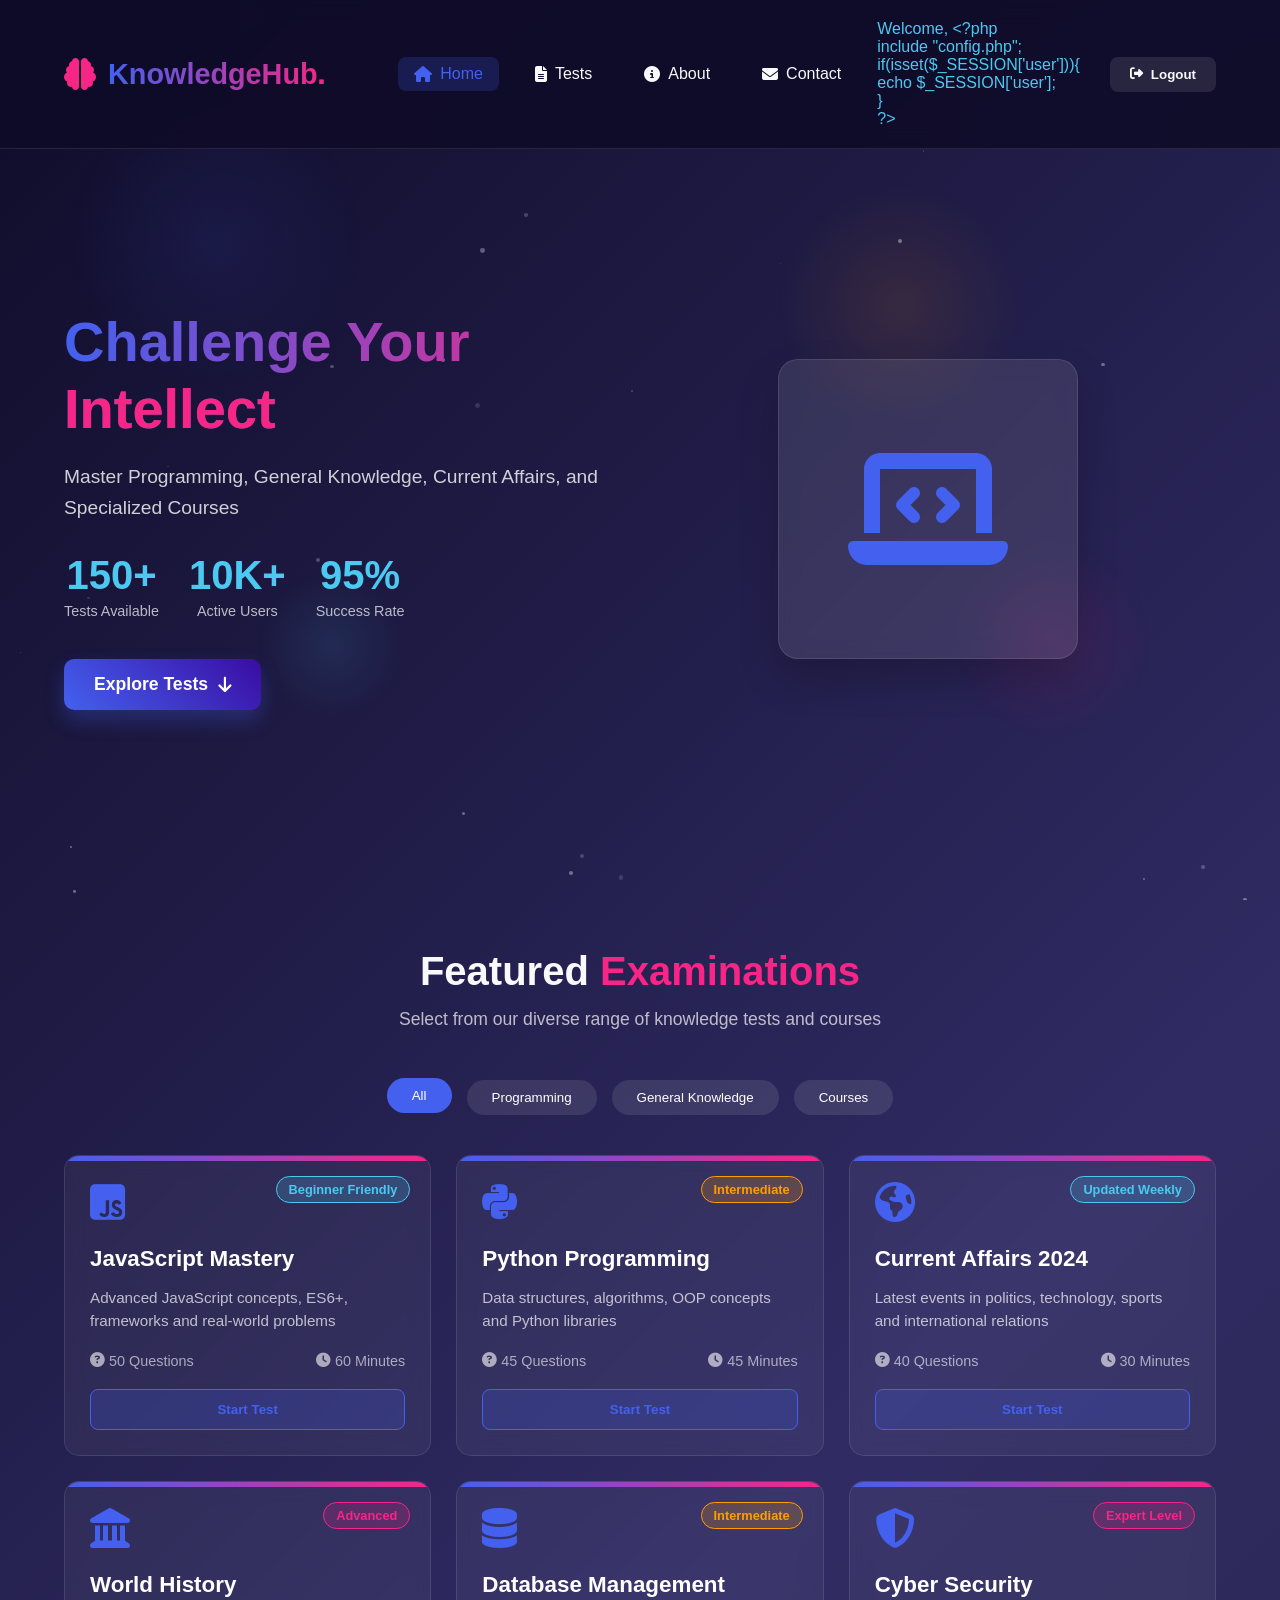
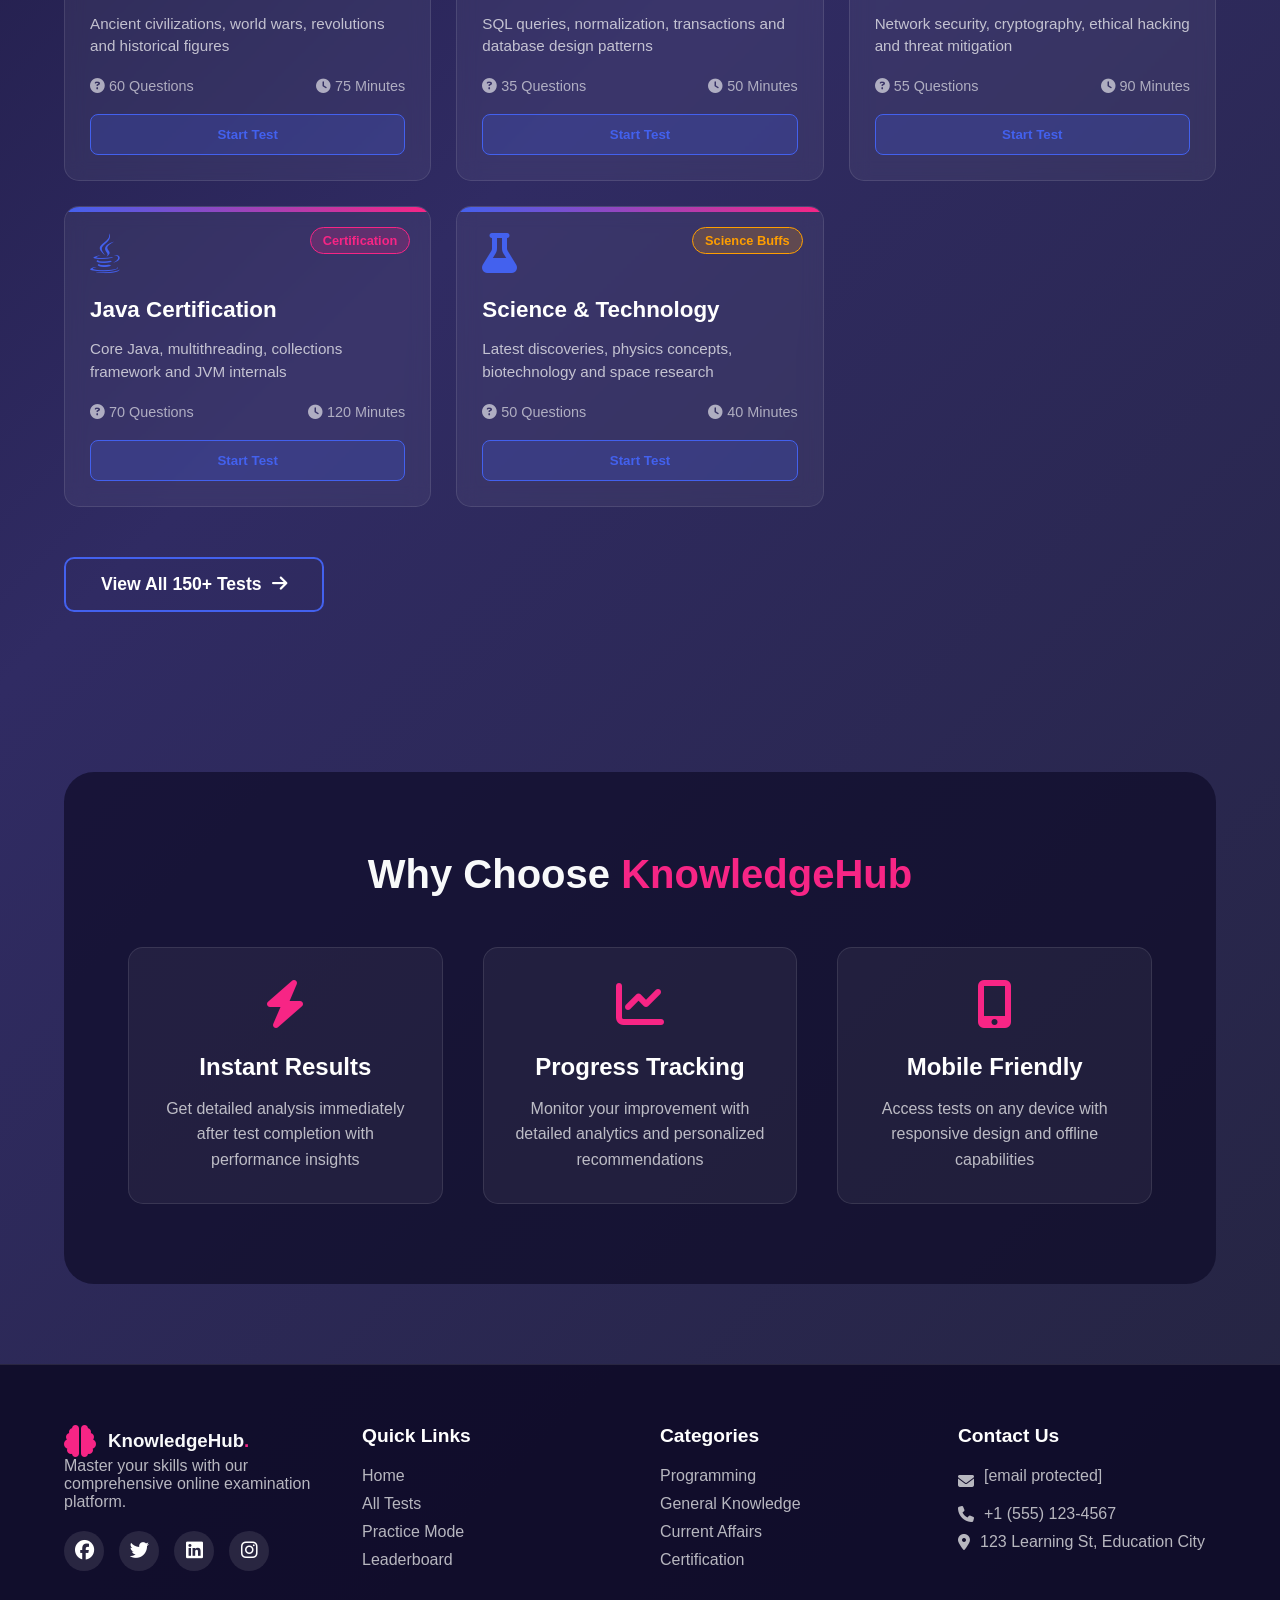
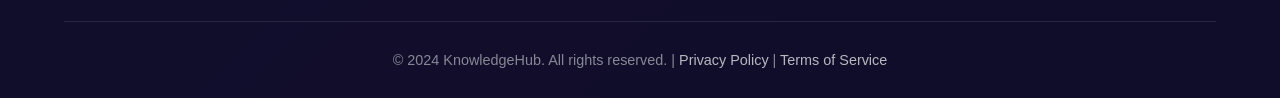
<file: index.html>
<!DOCTYPE html>
<html lang="en">
<head>
    <meta charset="UTF-8">
    <meta name="viewport" content="width=device-width, initial-scale=1.0">
    <title>KnowledgeHub - Online Examination</title>
    <link rel="stylesheet" href="css/style.css">
    <link rel="stylesheet" href="https://cdnjs.cloudflare.com/ajax/libs/font-awesome/6.4.0/css/all.min.css">
</head>
<body>
    <!-- Animated Background Elements -->
    <div class="bg-animation">
        <div class="floating-shape shape1"></div>
        <div class="floating-shape shape2"></div>
        <div class="floating-shape shape3"></div>
        <div class="floating-shape shape4"></div>
        <div class="particles-container"></div>
    </div>

    <header>
        <div class="logo-container">
            <i class="fas fa-brain logo-icon"></i>
            <h2>KnowledgeHub<span class="logo-dot">.</span></h2>
        </div>
        <nav>
            <a href="#" class="nav-link active"><i class="fas fa-home"></i> Home</a>
            <a href="tests.html" class="nav-link"><i class="fas fa-file-alt"></i> Tests</a>
            <a href="about.html" class="nav-link"><i class="fas fa-info-circle"></i> About</a>
            <a href="contact.html" class="nav-link"><i class="fas fa-envelope"></i> Contact</a>
            <span id="user" class="user-welcome"></span>
            <button class="btn btn-login" onclick="openLogin()"><i class="fas fa-sign-in-alt"></i> Login</button>
            <button class="btn btn-register" onclick="openRegister()"><i class="fas fa-user-plus"></i> Register</button>
            <button class="btn btn-logout" onclick="logout()" id="logoutBtn" style="display:none;"><i class="fas fa-sign-out-alt"></i> Logout</button>
        </nav>
        <div class="mobile-menu-btn">
            <i class="fas fa-bars"></i>
        </div>
    </header>

    <section class="hero">
        <div class="hero-content">
            <h1 class="hero-title animate-text">Challenge Your <span class="highlight">Intellect</span></h1>
            <p class="hero-subtitle">Master Programming, General Knowledge, Current Affairs, and Specialized Courses</p>
            <div class="stats-container">
                <div class="stat">
                    <h3>150+</h3>
                    <p>Tests Available</p>
                </div>
                <div class="stat">
                    <h3>10K+</h3>
                    <p>Active Users</p>
                </div>
                <div class="stat">
                    <h3>95%</h3>
                    <p>Success Rate</p>
                </div>
            </div>
            <button class="btn-hero" onclick="scrollToTests()">Explore Tests <i class="fas fa-arrow-down"></i></button>
        </div>
        <div class="hero-visual">
            <div class="floating-card">
                <i class="fas fa-laptop-code"></i>
            </div>
        </div>
    </section>

    <section class="tests-section" id="testsSection">
        <h2 class="section-title">Featured <span class="highlight">Examinations</span></h2>
        <p class="section-subtitle">Select from our diverse range of knowledge tests and courses</p>
        
        <div class="category-filter">
            <button class="filter-btn active" onclick="filterTests('all')">All</button>
            <button class="filter-btn" onclick="filterTests('programming')">Programming</button>
            <button class="filter-btn" onclick="filterTests('gk')">General Knowledge</button>
            <button class="filter-btn" onclick="filterTests('courses')">Courses</button>
        </div>
        
        <div class="tests-grid">
            <div class="test-card" data-category="programming">
                <div class="card-icon">
                    <i class="fab fa-js-square"></i>
                </div>
                <h3>JavaScript Mastery</h3>
                <p>Advanced JavaScript concepts, ES6+, frameworks and real-world problems</p>
                <div class="card-meta">
                    <span><i class="fas fa-question-circle"></i> 50 Questions</span>
                    <span><i class="fas fa-clock"></i> 60 Minutes</span>
                </div>
                <button class="card-btn" onclick="startTest(1, 'JavaScript Mastery')">Start Test</button>
                <div class="difficulty easy">Beginner Friendly</div>
            </div>
            
            <div class="test-card" data-category="programming">
                <div class="card-icon">
                    <i class="fab fa-python"></i>
                </div>
                <h3>Python Programming</h3>
                <p>Data structures, algorithms, OOP concepts and Python libraries</p>
                <div class="card-meta">
                    <span><i class="fas fa-question-circle"></i> 45 Questions</span>
                    <span><i class="fas fa-clock"></i> 45 Minutes</span>
                </div>
                <button class="card-btn" onclick="startTest(2, 'Python Programming')">Start Test</button>
                <div class="difficulty intermediate">Intermediate</div>
            </div>
            
            <div class="test-card" data-category="gk">
                <div class="card-icon">
                    <i class="fas fa-globe-americas"></i>
                </div>
                <h3>Current Affairs 2024</h3>
                <p>Latest events in politics, technology, sports and international relations</p>
                <div class="card-meta">
                    <span><i class="fas fa-question-circle"></i> 40 Questions</span>
                    <span><i class="fas fa-clock"></i> 30 Minutes</span>
                </div>
                <button class="card-btn" onclick="startTest(3, 'Current Affairs 2024')">Start Test</button>
                <div class="difficulty easy">Updated Weekly</div>
            </div>
            
            <div class="test-card" data-category="gk">
                <div class="card-icon">
                    <i class="fas fa-landmark"></i>
                </div>
                <h3>World History</h3>
                <p>Ancient civilizations, world wars, revolutions and historical figures</p>
                <div class="card-meta">
                    <span><i class="fas fa-question-circle"></i> 60 Questions</span>
                    <span><i class="fas fa-clock"></i> 75 Minutes</span>
                </div>
                <button class="card-btn" onclick="startTest(4,'World History')">Start Test</button>
                <div class="difficulty advanced">Advanced</div>
            </div>
            
            <div class="test-card" data-category="courses">
                <div class="card-icon">
                    <i class="fas fa-database"></i>
                </div>
                <h3>Database Management</h3>
                <p>SQL queries, normalization, transactions and database design patterns</p>
                <div class="card-meta">
                    <span><i class="fas fa-question-circle"></i> 35 Questions</span>
                    <span><i class="fas fa-clock"></i> 50 Minutes</span>
                </div>
                <button class="card-btn" onclick="startTest(5,'Database Management')">Start Test</button>
                
                <div class="difficulty intermediate">Intermediate</div>
            </div>
            
            <div class="test-card" data-category="courses">
                <div class="card-icon">
                    <i class="fas fa-shield-alt"></i>
                </div>
                <h3>Cyber Security</h3>
                <p>Network security, cryptography, ethical hacking and threat mitigation</p>
                <div class="card-meta">
                    <span><i class="fas fa-question-circle"></i> 55 Questions</span>
                    <span><i class="fas fa-clock"></i> 90 Minutes</span>
                </div>
                <button class="card-btn" onclick="startTest(6,'cyber Security')">Start Test</button>
                <div class="difficulty advanced">Expert Level</div>
            </div>
            
            <div class="test-card" data-category="programming">
                <div class="card-icon">
                    <i class="fab fa-java"></i>
                </div>
                <h3>Java Certification</h3>
                <p>Core Java, multithreading, collections framework and JVM internals</p>
                <div class="card-meta">
                    <span><i class="fas fa-question-circle"></i> 70 Questions</span>
                    <span><i class="fas fa-clock"></i> 120 Minutes</span>
                </div>
                <button class="card-btn" onclick="startTest(7,'Java Certification')">Start Test</button>
                <div class="difficulty advanced">Certification</div>
            </div>
            
            <div class="test-card" data-category="gk">
                <div class="card-icon">
                    <i class="fas fa-flask"></i>
                </div>
                <h3>Science & Technology</h3>
                <p>Latest discoveries, physics concepts, biotechnology and space research</p>
                <div class="card-meta">
                    <span><i class="fas fa-question-circle"></i> 50 Questions</span>
                    <span><i class="fas fa-clock"></i> 40 Minutes</span>
                </div>
                <button class="card-btn" onclick="startTest(8,'Science & Technology')">Start Test</button>
                <div class="difficulty intermediate">Science Buffs</div>
            </div>
        </div>
        
        <button class="view-all-btn" onclick="window.location.href='tests.html'">
            View All 150+ Tests <i class="fas fa-arrow-right"></i>
        </button>
    </section>

    <section class="features">
        <h2 class="section-title">Why Choose <span class="highlight">KnowledgeHub</span></h2>
        <div class="features-grid">
            <div class="feature-card">
                <div class="feature-icon">
                    <i class="fas fa-bolt"></i>
                </div>
                <h3>Instant Results</h3>
                <p>Get detailed analysis immediately after test completion with performance insights</p>
            </div>
            <div class="feature-card">
                <div class="feature-icon">
                    <i class="fas fa-chart-line"></i>
                </div>
                <h3>Progress Tracking</h3>
                <p>Monitor your improvement with detailed analytics and personalized recommendations</p>
            </div>
            <div class="feature-card">
                <div class="feature-icon">
                    <i class="fas fa-mobile-alt"></i>
                </div>
                <h3>Mobile Friendly</h3>
                <p>Access tests on any device with responsive design and offline capabilities</p>
            </div>
        </div>
    </section>
    

    <!-- LOGIN POPUP -->
    <div class="popup-overlay" id="loginOverlay">
        <div class="popup-container" id="login">
            <div class="popup-header">
                <h3><i class="fas fa-sign-in-alt"></i> Login to KnowledgeHub</h3>
                <button class="close-popup" onclick="closeAll()">&times;</button>
            </div>
            <div class="popup-body">
                <div class="input-group">
                    <i class="fas fa-envelope"></i>
                    <input type="email" id="lemail" placeholder="Email Address" required>
                </div>
                <div class="input-group">
                    <i class="fas fa-lock"></i>
                    <input type="password" id="lpass" placeholder="Password" required>
                    <i class="fas fa-eye toggle-password" onclick="togglePassword('lpass')"></i>
                </div>
                <div class="popup-options">
                    <label>
                        <input type="checkbox"> Remember me
                    </label>
                    <a href="#" class="forgot-link">Forgot Password?</a>
                </div>
                <button class="popup-btn primary-btn" onclick="login()">Login Now</button>
                <div class="popup-divider">
                    <span>Or continue with</span>
                </div>
                <div class="social-login">
                    <button class="social-btn google-btn"><i class="fab fa-google"></i> Google</button>
                    <button class="social-btn github-btn"><i class="fab fa-github"></i> GitHub</button>
                </div>
                <p class="popup-footer">Don't have an account? <a href="#" onclick="switchToRegister()">Register here</a></p>
            </div>
        </div>
    </div>

    <!-- REGISTER POPUP -->
    <div class="popup-overlay" id="registerOverlay">
        <div class="popup-container" id="register">
            <div class="popup-header">
                <h3><i class="fas fa-user-plus"></i> Create Account</h3>
                <button class="close-popup" onclick="closeAll()">&times;</button>
            </div>
            <div class="popup-body">
                <div class="input-group">
                    <i class="fas fa-user"></i>
                    <input type="text" id="rname" placeholder="Full Name" required>
                </div>
                <div class="input-group">
                    <i class="fas fa-envelope"></i>
                    <input type="email" id="remail" placeholder="Email Address" required>
                </div>
                <div class="input-group">
                    <i class="fas fa-lock"></i>
                    <input type="password" id="rpass" placeholder="Password (min. 8 characters)" required>
                    <i class="fas fa-eye toggle-password" onclick="togglePassword('rpass')"></i>
                </div>
                <div class="input-group">
                    <i class="fas fa-lock"></i>
                    <input type="password" id="rcpass" placeholder="Confirm Password" required>
                </div>
                <div class="popup-options">
                    <label>
                        <input type="checkbox" required> I agree to the <a href="#">Terms & Conditions</a>
                    </label>
                </div>
                <button class="popup-btn primary-btn" onclick="register()">Create Account</button>
                <p class="popup-footer">Already have an account? <a href="#" onclick="switchToLogin()">Login here</a></p>
            </div>
        </div>
    </div>

    <footer>
        <div class="footer-content">
            <div class="footer-section">
                <div class="logo-container">
                    <i class="fas fa-brain logo-icon"></i>
                    <h3>KnowledgeHub<span class="logo-dot">.</span></h3>
                </div>
                <p>Master your skills with our comprehensive online examination platform.</p>
                <div class="social-icons">
                    <a href="#"><i class="fab fa-facebook"></i></a>
                    <a href="#"><i class="fab fa-twitter"></i></a>
                    <a href="#"><i class="fab fa-linkedin"></i></a>
                    <a href="#"><i class="fab fa-instagram"></i></a>
                </div>
            </div>
            <div class="footer-section">
                <h4>Quick Links</h4>
                <a href="#">Home</a>
                <a href="#">All Tests</a>
                <a href="#">Practice Mode</a>
                <a href="#">Leaderboard</a>
            </div>
            <div class="footer-section">
                <h4>Categories</h4>
                <a href="#">Programming</a>
                <a href="#">General Knowledge</a>
                <a href="#">Current Affairs</a>
                <a href="#">Certification</a>
            </div>
            <div class="footer-section">
                <h4>Contact Us</h4>
                <p><i class="fas fa-envelope"></i> <a href="/cdn-cgi/l/email-protection" class="__cf_email__" data-cfemail="493a3c3939263b3d092227263e252c2d2e2c213c2b672a2624">[email&#160;protected]</a></p>
                <p><i class="fas fa-phone"></i> +1 (555) 123-4567</p>
                <p><i class="fas fa-map-marker-alt"></i> 123 Learning St, Education City</p>
            </div>
        </div>
        <div class="footer-bottom">
            <p>&copy; 2024 KnowledgeHub. All rights reserved. | <a href="#">Privacy Policy</a> | <a
            <a href="#">Terms of Service</a></p>
        </div>
    </footer>
    <script src="js/script.js"></script>
</body>
</html>
</file>
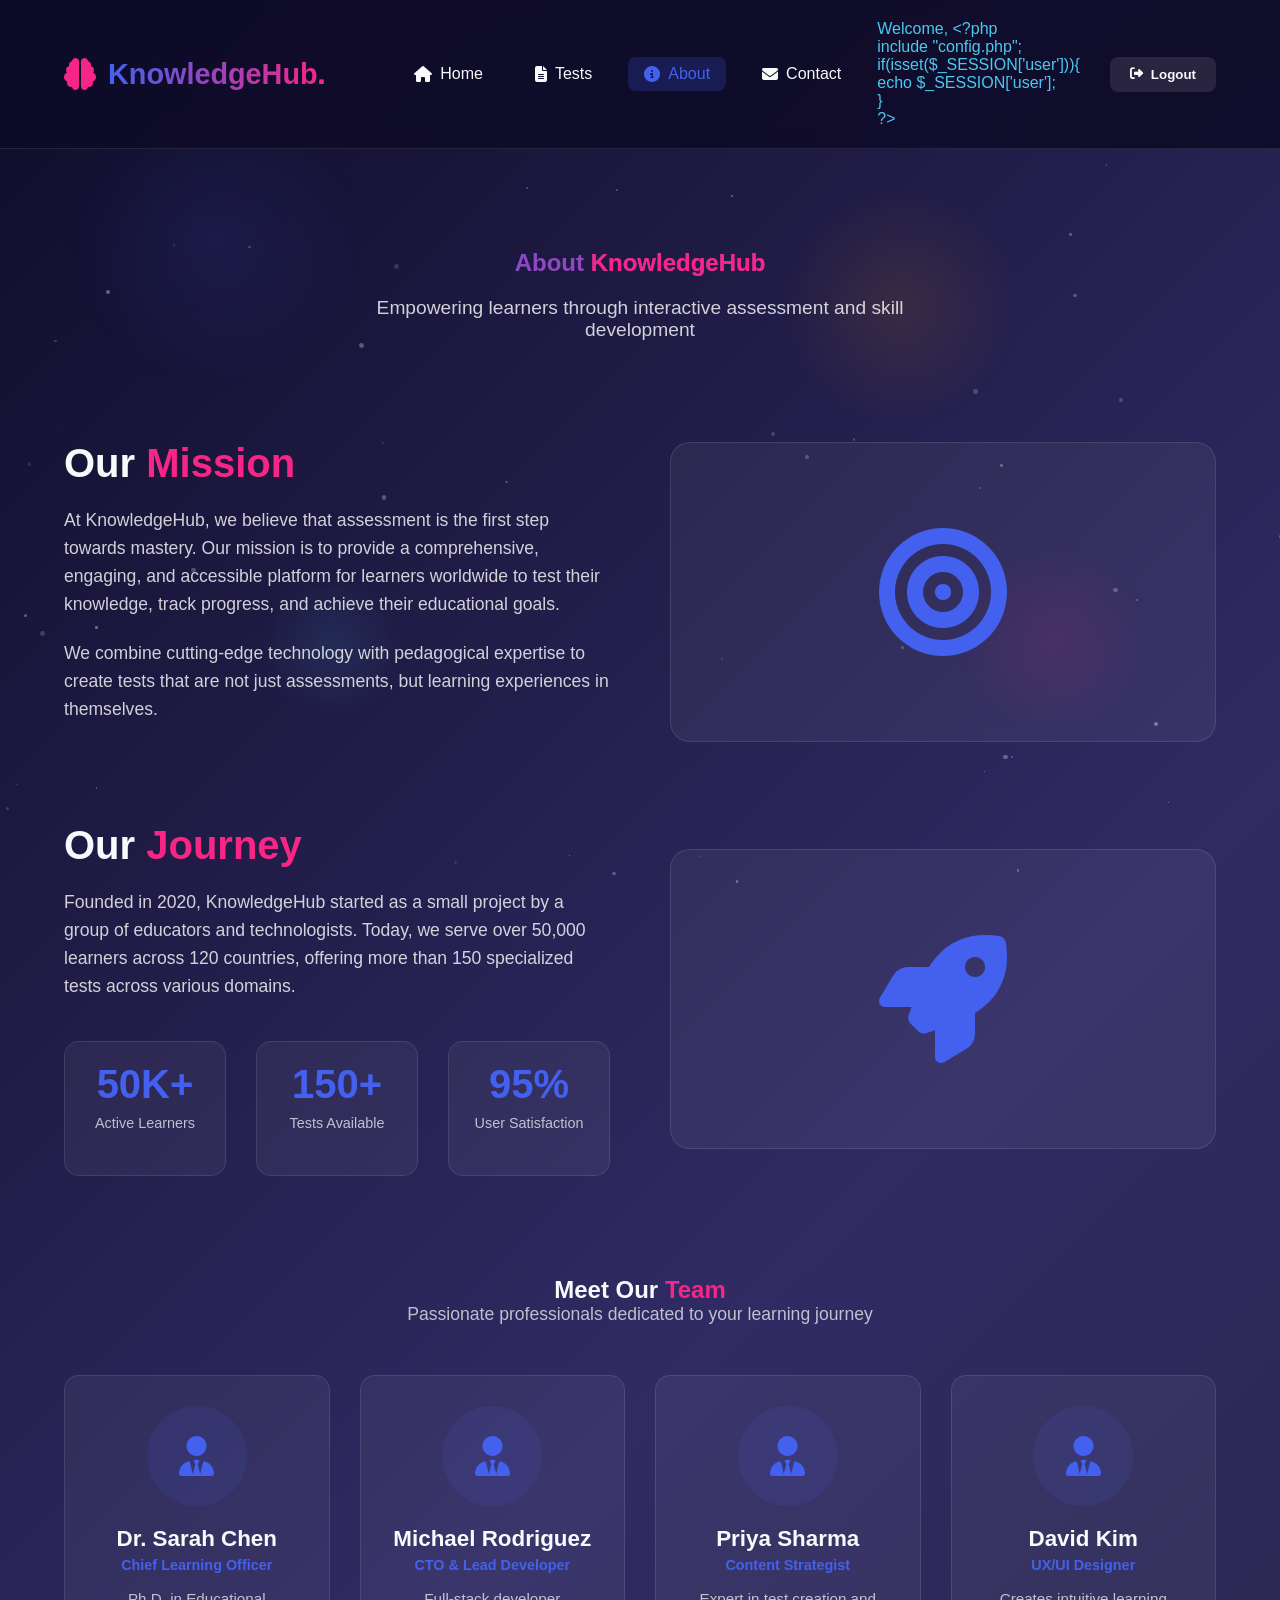
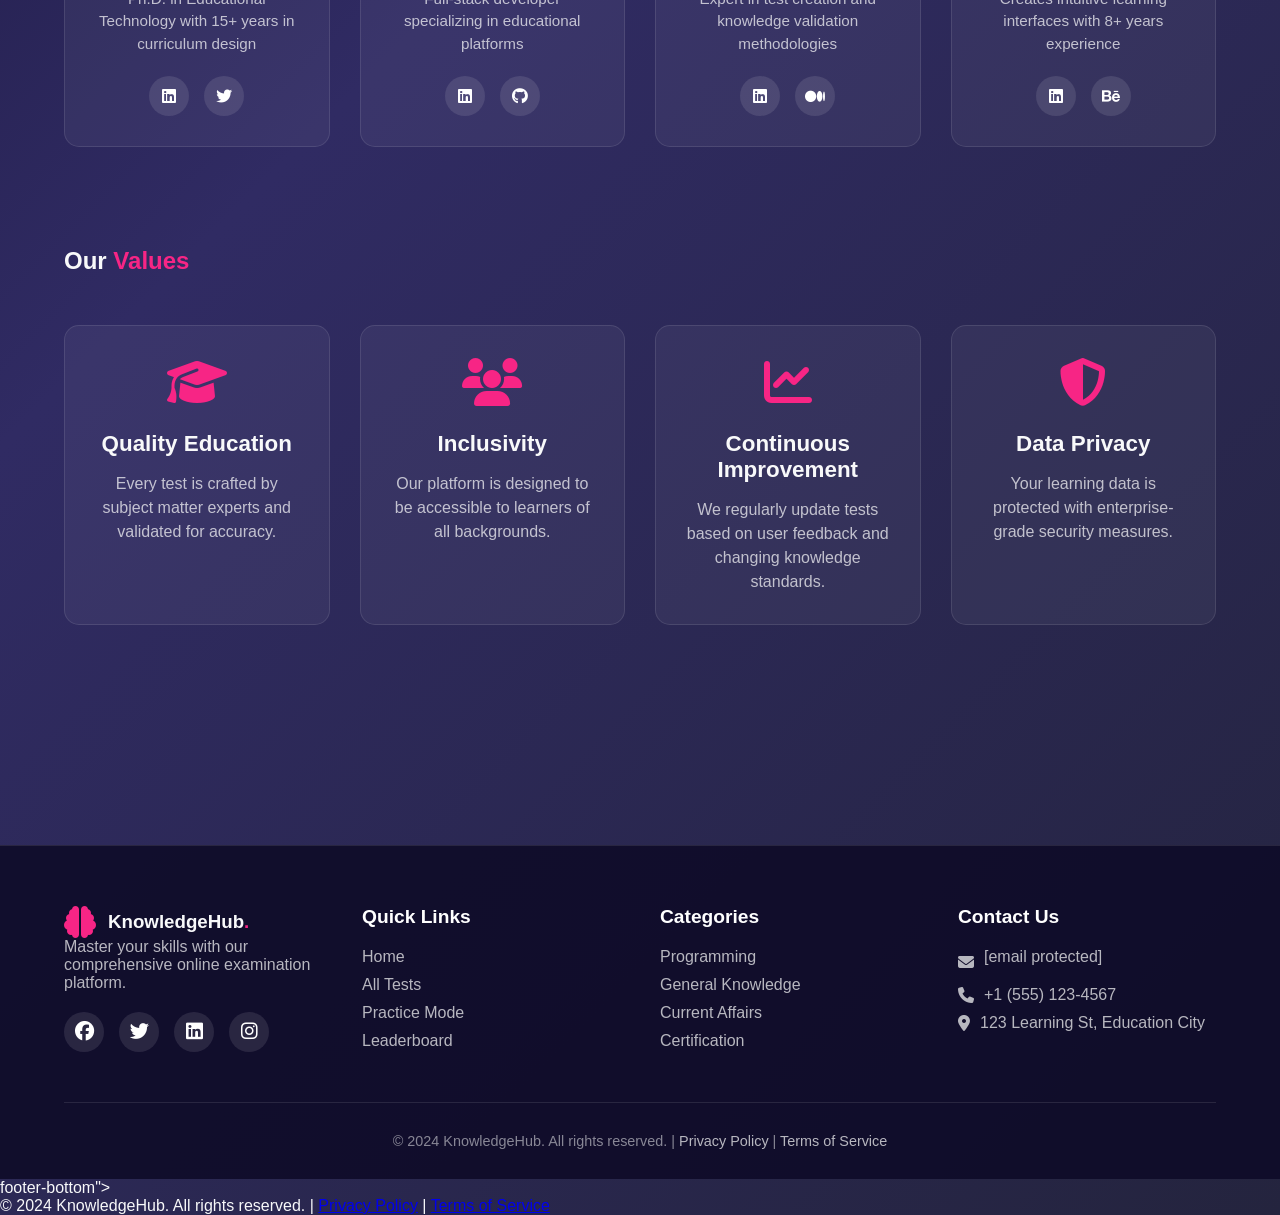
<file: about.html>
<!DOCTYPE html>
<html lang="en">
<head>
    <meta charset="UTF-8">
    <meta name="viewport" content="width=device-width, initial-scale=1.0">
    <title>About Us - KnowledgeHub</title>
    <link rel="stylesheet" href="css/style.css">
    <link rel="stylesheet" href="https://cdnjs.cloudflare.com/ajax/libs/font-awesome/6.4.0/css/all.min.css">
</head>
<body>
    <!-- Animated Background Elements -->
    <div class="bg-animation">
        <div class="floating-shape shape1"></div>
        <div class="floating-shape shape2"></div>
        <div class="floating-shape shape3"></div>
        <div class="floating-shape shape4"></div>
        <div class="particles-container"></div>
    </div>

    <header>
        <div class="logo-container">
            <i class="fas fa-brain logo-icon"></i>
            <h2>KnowledgeHub<span class="logo-dot">.</span></h2>
        </div>
        <nav>
            <a href="index.html" class="nav-link"><i class="fas fa-home"></i> Home</a>
            <a href="#" class="nav-link"><i class="fas fa-file-alt"></i> Tests</a>
            <a href="about.html" class="nav-link active"><i class="fas fa-info-circle"></i> About</a>
            <a href="contact.html" class="nav-link"><i class="fas fa-envelope"></i> Contact</a>
            <span id="user" class="user-welcome"></span>
            <button class="btn btn-login" onclick="openLogin()"><i class="fas fa-sign-in-alt"></i> Login</button>
            <button class="btn btn-register" onclick="openRegister()"><i class="fas fa-user-plus"></i> Register</button>
            <button class="btn btn-logout" onclick="logout()" id="logoutBtn" style="display:none;"><i class="fas fa-sign-out-alt"></i> Logout</button>
        </nav>
        <div class="mobile-menu-btn">
            <i class="fas fa-bars"></i>
        </div>
    </header>

    <section class="about-hero">
        <div class="about-hero-content">
            <h1 class="animate-text">About <span class="highlight">KnowledgeHub</span></h1>
            <p class="about-subtitle">Empowering learners through interactive assessment and skill development</p>
        </div>
    </section>

    <section class="about-content">
        <div class="about-container">
            <div class="about-section">
                <div class="about-text">
                    <h2>Our <span class="highlight">Mission</span></h2>
                    <p>At KnowledgeHub, we believe that assessment is the first step towards mastery. Our mission is to provide a comprehensive, engaging, and accessible platform for learners worldwide to test their knowledge, track progress, and achieve their educational goals.</p>
                    <p>We combine cutting-edge technology with pedagogical expertise to create tests that are not just assessments, but learning experiences in themselves.</p>
                </div>
                <div class="about-image">
                    <div class="image-placeholder">
                        <i class="fas fa-bullseye"></i>
                    </div>
                </div>
            </div>

            <div class="about-section reverse">
                <div class="about-image">
                    <div class="image-placeholder">
                        <i class="fas fa-rocket"></i>
                    </div>
                </div>
                <div class="about-text">
                    <h2>Our <span class="highlight">Journey</span></h2>
                    <p>Founded in 2020, KnowledgeHub started as a small project by a group of educators and technologists. Today, we serve over 50,000 learners across 120 countries, offering more than 150 specialized tests across various domains.</p>
                    <div class="journey-stats">
                        <div class="journey-stat">
                            <h3>50K+</h3>
                            <p>Active Learners</p>
                        </div>
                        <div class="journey-stat">
                            <h3>150+</h3>
                            <p>Tests Available</p>
                        </div>
                        <div class="journey-stat">
                            <h3>95%</h3>
                            <p>User Satisfaction</p>
                        </div>
                    </div>
                </div>
            </div>

            <div class="team-section">
                <h2>Meet Our <span class="highlight">Team</span></h2>
                <p class="section-subtitle">Passionate professionals dedicated to your learning journey</p>
                
                <div class="team-grid">
                    <div class="team-card">
                        <div class="team-avatar">
                            <i class="fas fa-user-tie"></i>
                        </div>
                        <h3>Dr. Sarah Chen</h3>
                        <p class="team-role">Chief Learning Officer</p>
                        <p class="team-bio">Ph.D. in Educational Technology with 15+ years in curriculum design</p>
                        <div class="team-social">
                            <a href="#"><i class="fab fa-linkedin"></i></a>
                            <a href="#"><i class="fab fa-twitter"></i></a>
                        </div>
                    </div>
                    
                    <div class="team-card">
                        <div class="team-avatar">
                            <i class="fas fa-user-tie"></i>
                        </div>
                        <h3>Michael Rodriguez</h3>
                        <p class="team-role">CTO & Lead Developer</p>
                        <p class="team-bio">Full-stack developer specializing in educational platforms</p>
                        <div class="team-social">
                            <a href="#"><i class="fab fa-linkedin"></i></a>
                            <a href="#"><i class="fab fa-github"></i></a>
                        </div>
                    </div>
                    
                    <div class="team-card">
                        <div class="team-avatar">
                            <i class="fas fa-user-tie"></i>
                        </div>
                        <h3>Priya Sharma</h3>
                        <p class="team-role">Content Strategist</p>
                        <p class="team-bio">Expert in test creation and knowledge validation methodologies</p>
                        <div class="team-social">
                            <a href="#"><i class="fab fa-linkedin"></i></a>
                            <a href="#"><i class="fab fa-medium"></i></a>
                        </div>
                    </div>
                    
                    <div class="team-card">
                        <div class="team-avatar">
                            <i class="fas fa-user-tie"></i>
                        </div>
                        <h3>David Kim</h3>
                        <p class="team-role">UX/UI Designer</p>
                        <p class="team-bio">Creates intuitive learning interfaces with 8+ years experience</p>
                        <div class="team-social">
                            <a href="#"><i class="fab fa-linkedin"></i></a>
                            <a href="#"><i class="fab fa-behance"></i></a>
                        </div>
                    </div>
                </div>
            </div>

            <div class="values-section">
                <h2>Our <span class="highlight">Values</span></h2>
                <div class="values-grid">
                    <div class="value-card">
                        <div class="value-icon">
                            <i class="fas fa-graduation-cap"></i>
                        </div>
                        <h3>Quality Education</h3>
                        <p>Every test is crafted by subject matter experts and validated for accuracy.</p>
                    </div>
                    
                    <div class="value-card">
                        <div class="value-icon">
                            <i class="fas fa-users"></i>
                        </div>
                        <h3>Inclusivity</h3>
                        <p>Our platform is designed to be accessible to learners of all backgrounds.</p>
                    </div>
                    
                    <div class="value-card">
                        <div class="value-icon">
                            <i class="fas fa-chart-line"></i>
                        </div>
                        <h3>Continuous Improvement</h3>
                        <p>We regularly update tests based on user feedback and changing knowledge standards.</p>
                    </div>
                    
                    <div class="value-card">
                        <div class="value-icon">
                            <i class="fas fa-shield-alt"></i>
                        </div>
                        <h3>Data Privacy</h3>
                        <p>Your learning data is protected with enterprise-grade security measures.</p>
                    </div>
                </div>
            </div>
        </div>
    </section>

    <!-- Include the same popups from index.html -->
    <!-- LOGIN POPUP -->
    <div class="popup-overlay" id="loginOverlay">
        <div class="popup-container" id="login">
            <div class="popup-header">
                <h3><i class="fas fa-sign-in-alt"></i> Login to KnowledgeHub</h3>
                <button class="close-popup" onclick="closeAll()">&times;</button>
            </div>
            <div class="popup-body">
                <div class="input-group">
                    <i class="fas fa-envelope"></i>
                    <input type="email" id="lemail" placeholder="Email Address" required>
                </div>
                <div class="input-group">
                    <i class="fas fa-lock"></i>
                    <input type="password" id="lpass" placeholder="Password" required>
                    <i class="fas fa-eye toggle-password" onclick="togglePassword('lpass')"></i>
                </div>
                <div class="popup-options">
                    <label>
                        <input type="checkbox"> Remember me
                    </label>
                    <a href="#" class="forgot-link">Forgot Password?</a>
                </div>
                <button class="popup-btn primary-btn" onclick="login()">Login Now</button>
                <div class="popup-divider">
                    <span>Or continue with</span>
                </div>
                <div class="social-login">
                    <button class="social-btn google-btn"><i class="fab fa-google"></i> Google</button>
                    <button class="social-btn github-btn"><i class="fab fa-github"></i> GitHub</button>
                </div>
                <p class="popup-footer">Don't have an account? <a href="#" onclick="switchToRegister()">Register here</a></p>
            </div>
        </div>
    </div>

    <!-- REGISTER POPUP -->
    <div class="popup-overlay" id="registerOverlay">
        <div class="popup-container" id="register">
            <div class="popup-header">
                <h3><i class="fas fa-user-plus"></i> Create Account</h3>
                <button class="close-popup" onclick="closeAll()">&times;</button>
            </div>
            <div class="popup-body">
                <div class="input-group">
                    <i class="fas fa-user"></i>
                    <input type="text" id="rname" placeholder="Full Name" required>
                </div>
                <div class="input-group">
                    <i class="fas fa-envelope"></i>
                    <input type="email" id="remail" placeholder="Email Address" required>
                </div>
                <div class="input-group">
                    <i class="fas fa-lock"></i>
                    <input type="password" id="rpass" placeholder="Password (min. 8 characters)" required>
                    <i class="fas fa-eye toggle-password" onclick="togglePassword('rpass')"></i>
                </div>
                <div class="input-group">
                    <i class="fas fa-lock"></i>
                    <input type="password" id="rcpass" placeholder="Confirm Password" required>
                </div>
                <div class="popup-options">
                    <label>
                        <input type="checkbox" required> I agree to the <a href="#">Terms & Conditions</a>
                    </label>
                </div>
                <button class="popup-btn primary-btn" onclick="register()">Create Account</button>
                <p class="popup-footer">Already have an account? <a href="#" onclick="switchToLogin()">Login here</a></p>
            </div>
        </div>
    </div>

    <footer>
        <div class="footer-content">
            <div class="footer-section">
                <div class="logo-container">
                    <i class="fas fa-brain logo-icon"></i>
                    <h3>KnowledgeHub<span class="logo-dot">.</span></h3>
                </div>
                <p>Master your skills with our comprehensive online examination platform.</p>
                <div class="social-icons">
                    <a href="#"><i class="fab fa-facebook"></i></a>
                    <a href="#"><i class="fab fa-twitter"></i></a>
                    <a href="#"><i class="fab fa-linkedin"></i></a>
                    <a href="#"><i class="fab fa-instagram"></i></a>
                </div>
            </div>
            <div class="footer-section">
                <h4>Quick Links</h4>
                <a href="index.html">Home</a>
                <a href="#">All Tests</a>
                <a href="#">Practice Mode</a>
                <a href="#">Leaderboard</a>
            </div>
            <div class="footer-section">
                <h4>Categories</h4>
                <a href="#">Programming</a>
                <a href="#">General Knowledge</a>
                <a href="#">Current Affairs</a>
                <a href="#">Certification</a>
            </div>
            <div class="footer-section">
                <h4>Contact Us</h4>
                <p><i class="fas fa-envelope"></i> <a href="/cdn-cgi/l/email-protection" class="__cf_email__" data-cfemail="96e5e3e6e6f9e4e2d6fdf8f9e1faf3f2f1f3fee3f4b8f5f9fb">[email&#160;protected]</a></p>
                <p><i class="fas fa-phone"></i> +1 (555) 123-4567</p>
                <p><i class="fas fa-map-marker-alt"></i> 123 Learning St, Education City</p>
            </div>
        </div>
        <div class="footer-bottom">
            <p>&copy; 2024 KnowledgeHub. All rights reserved. | <a href="#">Privacy Policy</a> | <a
            <a href="#">Terms of Service</a></p>
        </div>
    </footer>
    <script src="js/script.js"></script>
</body>
</html>
footer-bottom">
            <p>&copy; 2024 KnowledgeHub. All rights reserved. | <a href="#">Privacy Policy</a> | <a href="#">Terms of Service</a></p>
        </div>
    </footer>
    <script src="js/script.js"></script>
</body>
</html>
</file>
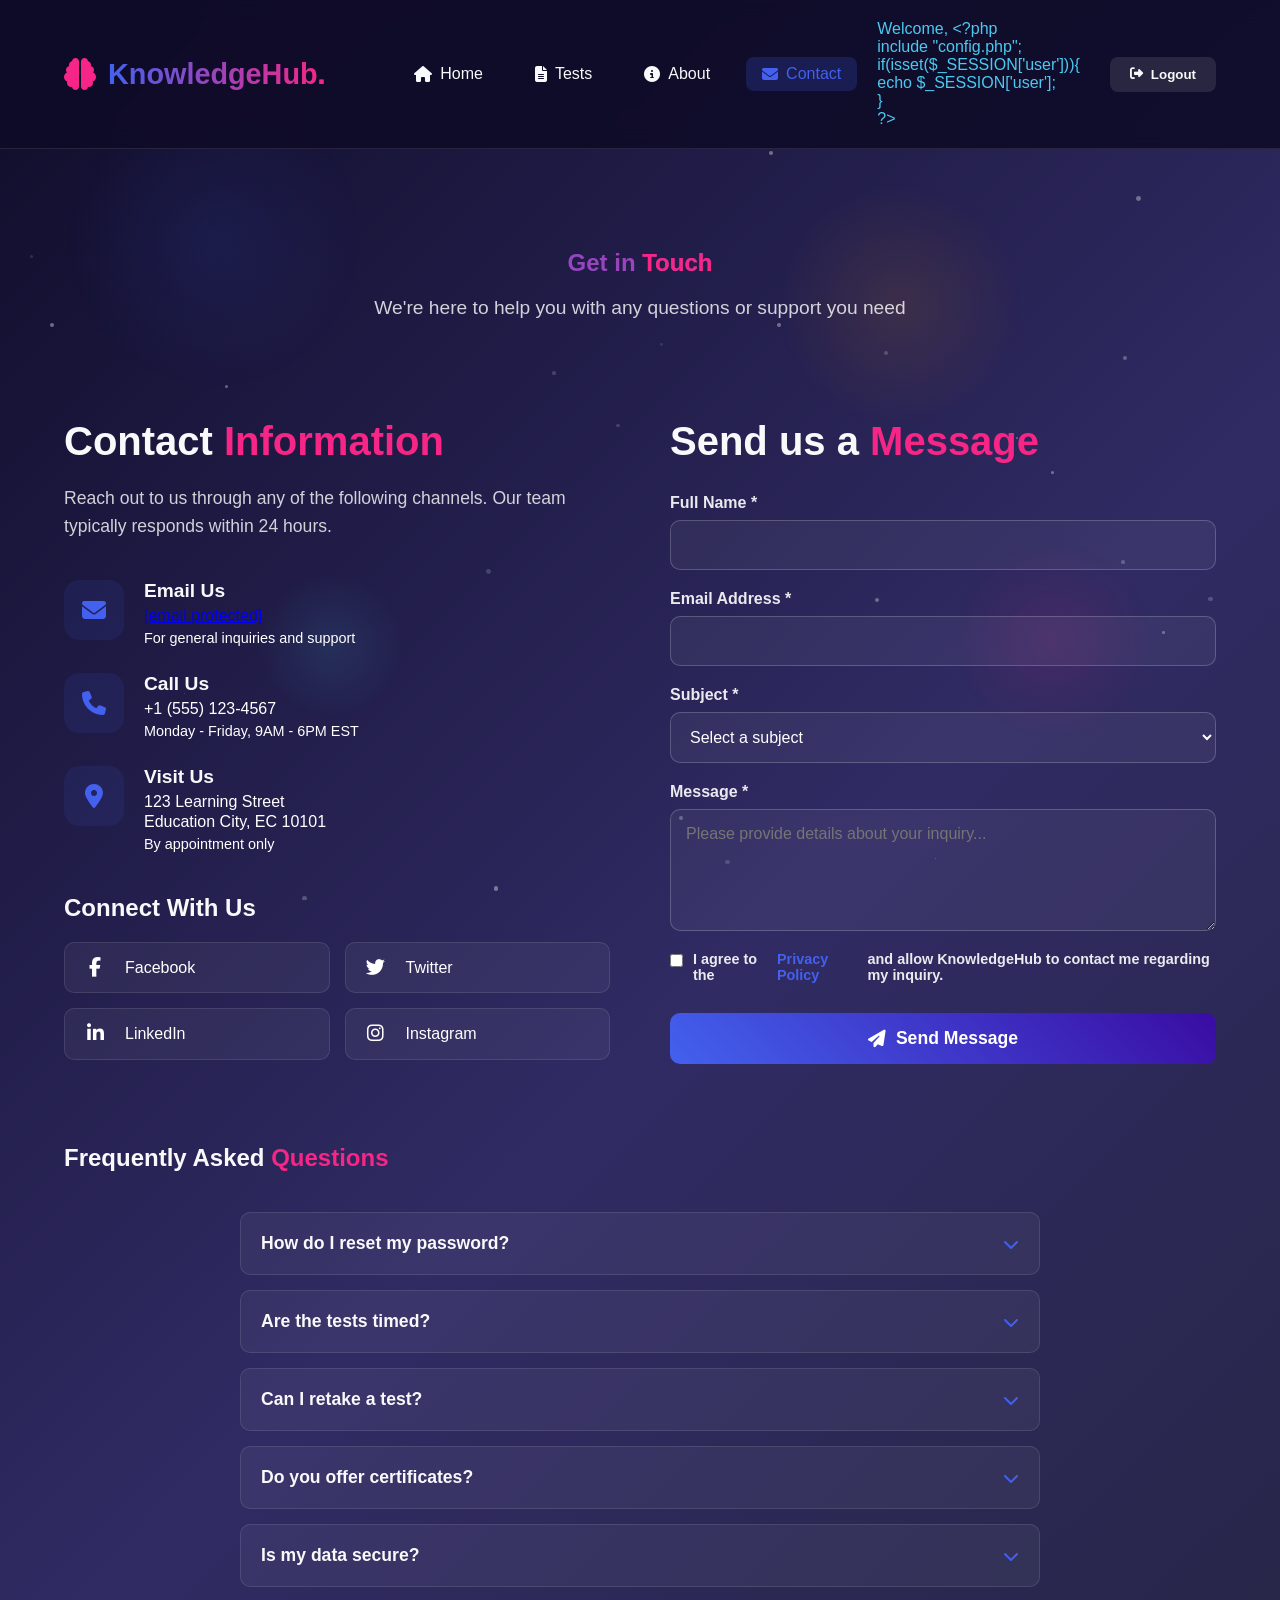
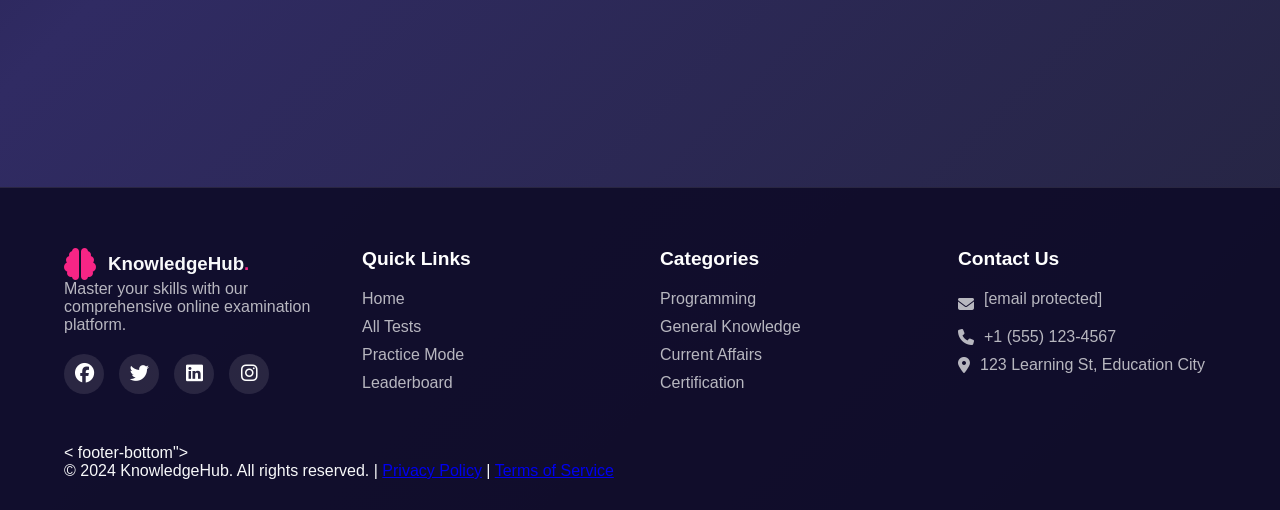
<file: contact.html>
<!DOCTYPE html>
<html lang="en">
<head>
    <meta charset="UTF-8">
    <meta name="viewport" content="width=device-width, initial-scale=1.0">
    <title>Contact Us - KnowledgeHub</title>
    <link rel="stylesheet" href="css/style.css">
    <link rel="stylesheet" href="https://cdnjs.cloudflare.com/ajax/libs/font-awesome/6.4.0/css/all.min.css">
</head>
<body>
    <!-- Animated Background Elements -->
    <div class="bg-animation">
        <div class="floating-shape shape1"></div>
        <div class="floating-shape shape2"></div>
        <div class="floating-shape shape3"></div>
        <div class="floating-shape shape4"></div>
        <div class="particles-container"></div>
    </div>

    <header>
        <div class="logo-container">
            <i class="fas fa-brain logo-icon"></i>
            <h2>KnowledgeHub<span class="logo-dot">.</span></h2>
        </div>
        <nav>
            <a href="index.html" class="nav-link"><i class="fas fa-home"></i> Home</a>
            <a href="#" class="nav-link"><i class="fas fa-file-alt"></i> Tests</a>
            <a href="about.html" class="nav-link"><i class="fas fa-info-circle"></i> About</a>
            <a href="contact.html" class="nav-link active"><i class="fas fa-envelope"></i> Contact</a>
            <span id="user" class="user-welcome"></span>
            <button class="btn btn-login" onclick="openLogin()"><i class="fas fa-sign-in-alt"></i> Login</button>
            <button class="btn btn-register" onclick="openRegister()"><i class="fas fa-user-plus"></i> Register</button>
            <button class="btn btn-logout" onclick="logout()" id="logoutBtn" style="display:none;"><i class="fas fa-sign-out-alt"></i> Logout</button>
        </nav>
        <div class="mobile-menu-btn">
            <i class="fas fa-bars"></i>
        </div>
    </header>

    <section class="contact-hero">
        <div class="contact-hero-content">
            <h1 class="animate-text">Get in <span class="highlight">Touch</span></h1>
            <p class="contact-subtitle">We're here to help you with any questions or support you need</p>
        </div>
    </section>

    <section class="contact-content">
        <div class="contact-container">
            <div class="contact-info-section">
                <div class="contact-info">
                    <h2>Contact <span class="highlight">Information</span></h2>
                    <p class="contact-description">Reach out to us through any of the following channels. Our team typically responds within 24 hours.</p>
                    
                    <div class="contact-methods">
                        <div class="contact-method">
                            <div class="method-icon">
                                <i class="fas fa-envelope"></i>
                            </div>
                            <div class="method-details">
                                <h3>Email Us</h3>
                                <p><a href="/cdn-cgi/l/email-protection" class="__cf_email__" data-cfemail="1c6f696c6c736e685c7772736b7079787b7974697e327f7371">[email&#160;protected]</a></p>
                                <p class="method-note">For general inquiries and support</p>
                            </div>
                        </div>
                        
                        <div class="contact-method">
                            <div class="method-icon">
                                <i class="fas fa-phone"></i>
                            </div>
                            <div class="method-details">
                                <h3>Call Us</h3>
                                <p>+1 (555) 123-4567</p>
                                <p class="method-note">Monday - Friday, 9AM - 6PM EST</p>
                            </div>
                        </div>
                        
                        <div class="contact-method">
                            <div class="method-icon">
                                <i class="fas fa-map-marker-alt"></i>
                            </div>
                            <div class="method-details">
                                <h3>Visit Us</h3>
                                <p>123 Learning Street</p>
                                <p>Education City, EC 10101</p>
                                <p class="method-note">By appointment only</p>
                            </div>
                        </div>
                    </div>
                    
                    <div class="social-contact">
                        <h3>Connect With Us</h3>
                        <div class="social-icons-large">
                            <a href="#" class="social-icon">
                                <i class="fab fa-facebook-f"></i>
                                <span>Facebook</span>
                            </a>
                            <a href="#" class="social-icon">
                                <i class="fab fa-twitter"></i>
                                <span>Twitter</span>
                            </a>
                            <a href="#" class="social-icon">
                                <i class="fab fa-linkedin-in"></i>
                                <span>LinkedIn</span>
                            </a>
                            <a href="#" class="social-icon">
                                <i class="fab fa-instagram"></i>
                                <span>Instagram</span>
                            </a>
                        </div>
                    </div>
                </div>
                
                <div class="contact-form-section">
                    <h2>Send us a <span class="highlight">Message</span></h2>
                    <form id="contactForm" class="contact-form">
                        <div class="form-group">
                            <label for="name">Full Name *</label>
                            <input type="text" id="name" name="name" required>
                        </div>
                        
                        <div class="form-group">
                            <label for="email">Email Address *</label>
                            <input type="email" id="email" name="email" required>
                        </div>
                        
                        <div class="form-group">
                            <label for="subject">Subject *</label>
                            <select id="subject" name="subject" required>
                                <option value="">Select a subject</option>
                                <option value="general">General Inquiry</option>
                                <option value="support">Technical Support</option>
                                <option value="feedback">Feedback & Suggestions</option>
                                <option value="partnership">Partnership Opportunities</option>
                                <option value="billing">Billing & Payments</option>
                            </select>
                        </div>
                        
                        <div class="form-group">
                            <label for="message">Message *</label>
                            <textarea id="message" name="message" rows="5" required placeholder="Please provide details about your inquiry..."></textarea>
                        </div>
                        
                        <div class="form-group">
                            <label class="checkbox-label">
                                <input type="checkbox" required>
                                I agree to the <a href="#">Privacy Policy</a> and allow KnowledgeHub to contact me regarding my inquiry.
                            </label>
                        </div>
                        
                        <button type="submit" class="submit-btn">
                            <i class="fas fa-paper-plane"></i> Send Message
                        </button>
                    </form>
                </div>
            </div>
            
            <div class="faq-section">
                <h2>Frequently Asked <span class="highlight">Questions</span></h2>
                
                <div class="faq-container">
                    <div class="faq-item">
                        <div class="faq-question">
                            <h3>How do I reset my password?</h3>
                            <i class="fas fa-chevron-down"></i>
                        </div>
                        <div class="faq-answer">
                            <p>Click on the "Forgot Password" link on the login page. Enter your registered email address, and we'll send you a password reset link. If you don't receive the email within 5 minutes, please check your spam folder.</p>
                        </div>
                    </div>
                    
                    <div class="faq-item">
                        <div class="faq-question">
                            <h3>Are the tests timed?</h3>
                            <i class="fas fa-chevron-down"></i>
                        </div>
                        <div class="faq-answer">
                            <p>Yes, most tests have a time limit which is displayed before you start. However, we offer some untimed practice tests as well. You can check the specific test details on the test information page.</p>
                        </div>
                    </div>
                    
                    <div class="faq-item">
                        <div class="faq-question">
                            <h3>Can I retake a test?</h3>
                            <i class="fas fa-chevron-down"></i>
                        </div>
                        <div class="faq-answer">
                            <p>Yes, you can retake most tests. However, your previous scores will be saved in your history. Some certification tests may have restrictions on retakes within a certain time period.</p>
                        </div>
                    </div>
                    
                    <div class="faq-item">
                        <div class="faq-question">
                            <h3>Do you offer certificates?</h3>
                            <i class="fas fa-chevron-down"></i>
                        </div>
                        <div class="faq-answer">
                            <p>Yes, we offer digital certificates for certification tests upon achieving a passing score. These certificates can be downloaded and shared on professional networks like LinkedIn.</p>
                        </div>
                    </div>
                    
                    <div class="faq-item">
                        <div class="faq-question">
                            <h3>Is my data secure?</h3>
                            <i class="fas fa-chevron-down"></i>
                        </div>
                        <div class="faq-answer">
                            <p>Absolutely. We use industry-standard encryption and security measures to protect your data. We never share your personal information with third parties without your consent.</p>
                        </div>
                    </div>
                </div>
            </div>
        </div>
    </section>

    <!-- Include the same popups from index.html -->
    <!-- LOGIN POPUP -->
    <div class="popup-overlay" id="loginOverlay">
        <div class="popup-container" id="login">
            <div class="popup-header">
                <h3><i class="fas fa-sign-in-alt"></i> Login to KnowledgeHub</h3>
                <button class="close-popup" onclick="closeAll()">&times;</button>
            </div>
            <div class="popup-body">
                <div class="input-group">
                    <i class="fas fa-envelope"></i>
                    <input type="email" id="lemail" placeholder="Email Address" required>
                </div>
                <div class="input-group">
                    <i class="fas fa-lock"></i>
                    <input type="password" id="lpass" placeholder="Password" required>
                    <i class="fas fa-eye toggle-password" onclick="togglePassword('lpass')"></i>
                </div>
                <div class="popup-options">
                    <label>
                        <input type="checkbox"> Remember me
                    </label>
                    <a href="#" class="forgot-link">Forgot Password?</a>
                </div>
                <button class="popup-btn primary-btn" onclick="login()">Login Now</button>
                <div class="popup-divider">
                    <span>Or continue with</span>
                </div>
                <div class="social-login">
                    <button class="social-btn google-btn"><i class="fab fa-google"></i> Google</button>
                    <button class="social-btn github-btn"><i class="fab fa-github"></i> GitHub</button>
                </div>
                <p class="popup-footer">Don't have an account? <a href="#" onclick="switchToRegister()">Register here</a></p>
            </div>
        </div>
    </div>

    <!-- REGISTER POPUP -->
    <div class="popup-overlay" id="registerOverlay">
        <div class="popup-container" id="register">
            <div class="popup-header">
                <h3><i class="fas fa-user-plus"></i> Create Account</h3>
                <button class="close-popup" onclick="closeAll()">&times;</button>
            </div>
            <div class="popup-body">
                <div class="input-group">
                    <i class="fas fa-user"></i>
                    <input type="text" id="rname" placeholder="Full Name" required>
                </div>
                <div class="input-group">
                    <i class="fas fa-envelope"></i>
                    <input type="email" id="remail" placeholder="Email Address" required>
                </div>
                <div class="input-group">
                    <i class="fas fa-lock"></i>
                    <input type="password" id="rpass" placeholder="Password (min. 8 characters)" required>
                    <i class="fas fa-eye toggle-password" onclick="togglePassword('rpass')"></i>
                </div>
                <div class="input-group">
                    <i class="fas fa-lock"></i>
                    <input type="password" id="rcpass" placeholder="Confirm Password" required>
                </div>
                <div class="popup-options">
                    <label>
                        <input type="checkbox" required> I agree to the <a href="#">Terms & Conditions</a>
                    </label>
                </div>
                <button class="popup-btn primary-btn" onclick="register()">Create Account</button>
                <p class="popup-footer">Already have an account? <a href="#" onclick="switchToLogin()">Login here</a></p>
            </div>
        </div>
    </div>

    <footer>
        <div class="footer-content">
            <div class="footer-section">
                <div class="logo-container">
                    <i class="fas fa-brain logo-icon"></i>
                    <h3>KnowledgeHub<span class="logo-dot">.</span></h3>
                </div>
                <p>Master your skills with our comprehensive online examination platform.</p>
                <div class="social-icons">
                    <a href="#"><i class="fab fa-facebook"></i></a>
                    <a href="#"><i class="fab fa-twitter"></i></a>
                    <a href="#"><i class="fab fa-linkedin"></i></a>
                    <a href="#"><i class="fab fa-instagram"></i></a>
                </div>
            </div>
            <div class="footer-section">
                <h4>Quick Links</h4>
                <a href="index.html">Home</a>
                <a href="#">All Tests</a>
                <a href="#">Practice Mode</a>
                <a href="#">Leaderboard</a>
            </div>
            <div class="footer-section">
                <h4>Categories</h4>
                <a href="#">Programming</a>
                <a href="#">General Knowledge</a>
                <a href="#">Current Affairs</a>
                <a href="#">Certification</a>
            </div>
            <div class="footer-section">
                <h4>Contact Us</h4>
                <p><i class="fas fa-envelope"></i> <a href="/cdn-cgi/l/email-protection" class="__cf_email__" data-cfemail="384b4d4848574a4c785356574f545d5c5f5d504d5a165b5755">[email&#160;protected]</a></p>
                <p><i class="fas fa-phone"></i> +1 (555) 123-4567</p>
                <p><i class="fas fa-map-marker-alt"></i> 123 Learning St, Education City</p>
            </div>
        </div>
        <
footer-bottom">
            <p>&copy; 2024 KnowledgeHub. All rights reserved. | <a href="#">Privacy Policy</a> | <a href="#">Terms of Service</a></p>
        </div>
    </footer>
    <script src="js/script.js"></script>
</body>
</html>
</file>
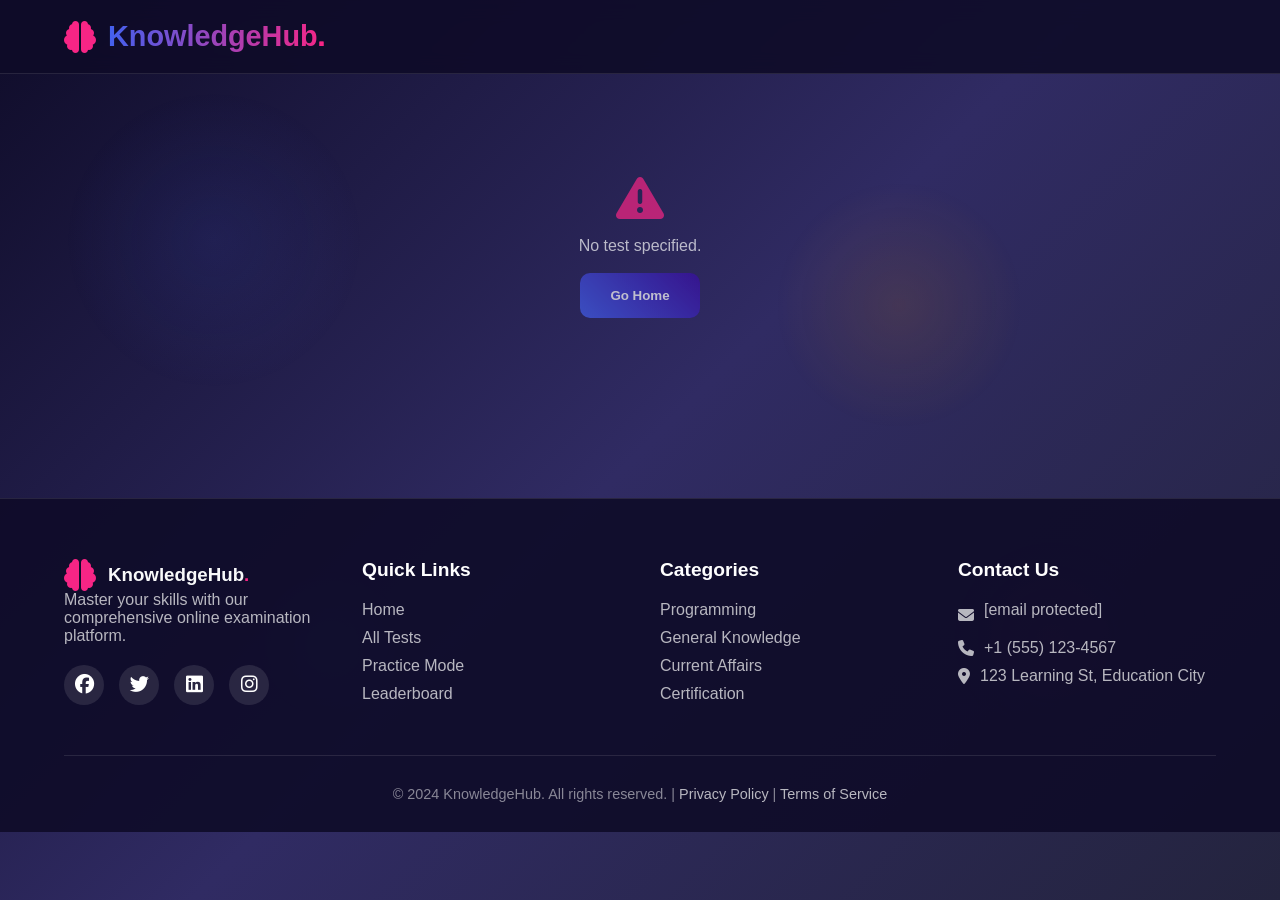
<file: test.html>
<!DOCTYPE html>
<html lang="en">
<head>
    <meta charset="UTF-8">
    <meta name="viewport" content="width=device-width, initial-scale=1.0">
    <title>Test Session - KnowledgeHub</title>
    <link rel="stylesheet" href="css/style.css">
    <link rel="stylesheet" href="https://cdnjs.cloudflare.com/ajax/libs/font-awesome/6.4.0/css/all.min.css">
    <style>
        /* Test-specific styles */
        .test-container {
            padding: 40px 5%;
            max-width: 1200px;
            margin: 0 auto;
        }

        .test-header {
            background: rgba(255, 255, 255, 0.05);
            border-radius: 15px;
            padding: 25px;
            margin-bottom: 30px;
            border: 1px solid rgba(255, 255, 255, 0.1);
            backdrop-filter: blur(10px);
        }

        .test-info {
            display: flex;
            justify-content: space-between;
            align-items: center;
            flex-wrap: wrap;
            gap: 20px;
        }

        .test-title-section h1 {
            font-size: 2.2rem;
            margin-bottom: 10px;
        }

        .test-meta {
            display: flex;
            gap: 20px;
            color: rgba(255, 255, 255, 0.7);
        }

        .timer-section {
            background: rgba(247, 37, 133, 0.1);
            padding: 15px 25px;
            border-radius: 10px;
            border: 1px solid var(--accent);
        }

        .timer {
            font-size: 1.8rem;
            font-weight: 700;
            color: var(--accent);
            font-family: monospace;
        }

        .timer-label {
            font-size: 0.9rem;
            color: rgba(255, 255, 255, 0.7);
        }

        .test-content {
            display: grid;
            grid-template-columns: 1fr 300px;
            gap: 30px;
        }

        @media (max-width: 992px) {
            .test-content {
                grid-template-columns: 1fr;
            }
        }

        .question-section {
            background: rgba(255, 255, 255, 0.05);
            border-radius: 15px;
            padding: 30px;
            margin-bottom: 20px;
            border: 1px solid rgba(255, 255, 255, 0.1);
            backdrop-filter: blur(10px);
        }

        .question-number {
            color: var(--primary);
            font-weight: 600;
            margin-bottom: 10px;
            font-size: 1.1rem;
        }

        .question-text {
            font-size: 1.3rem;
            margin-bottom: 25px;
            line-height: 1.6;
        }

        .options-container {
            display: flex;
            flex-direction: column;
            gap: 15px;
        }

        .option {
            background: rgba(255, 255, 255, 0.05);
            border: 1px solid rgba(255, 255, 255, 0.1);
            border-radius: 10px;
            padding: 18px 20px;
            cursor: pointer;
            transition: all 0.3s;
            display: flex;
            align-items: center;
            gap: 15px;
        }

        .option:hover {
            background: rgba(67, 97, 238, 0.1);
            border-color: var(--primary);
        }

        .option.selected {
            background: rgba(67, 97, 238, 0.2);
            border-color: var(--primary);
        }

        .option-radio {
            width: 20px;
            height: 20px;
            border: 2px solid rgba(255, 255, 255, 0.3);
            border-radius: 50%;
            display: flex;
            align-items: center;
            justify-content: center;
        }

        .option.selected .option-radio {
            border-color: var(--primary);
        }

        .option.selected .option-radio::after {
            content: '';
            width: 10px;
            height: 10px;
            background: var(--primary);
            border-radius: 50%;
        }

        .option-text {
            flex: 1;
        }

        .navigation-buttons {
            display: flex;
            justify-content: space-between;
            margin-top: 30px;
            gap: 15px;
        }

        .nav-btn {
            padding: 12px 25px;
            background: rgba(255, 255, 255, 0.1);
            border: 1px solid rgba(255, 255, 255, 0.2);
            color: white;
            border-radius: 8px;
            cursor: pointer;
            transition: all 0.3s;
            display: flex;
            align-items: center;
            gap: 10px;
            font-weight: 600;
        }

        .nav-btn:hover:not(:disabled) {
            background: rgba(67, 97, 238, 0.2);
            border-color: var(--primary);
        }

        .nav-btn:disabled {
            opacity: 0.5;
            cursor: not-allowed;
        }

        .submit-btn {
            background: linear-gradient(45deg, var(--accent), #e11575);
            color: white;
            border: none;
        }

        .submit-btn:hover:not(:disabled) {
            transform: translateY(-2px);
            box-shadow: 0 10px 20px rgba(247, 37, 133, 0.3);
        }

        .sidebar {
            background: rgba(255, 255, 255, 0.05);
            border-radius: 15px;
            padding: 25px;
            border: 1px solid rgba(255, 255, 255, 0.1);
            backdrop-filter: blur(10px);
            height: fit-content;
            position: sticky;
            top: 100px;
        }

        .questions-grid {
            display: grid;
            grid-template-columns: repeat(5, 1fr);
            gap: 10px;
            margin-bottom: 25px;
        }

        .question-indicator {
            width: 40px;
            height: 40px;
            display: flex;
            align-items: center;
            justify-content: center;
            background: rgba(255, 255, 255, 0.1);
            border-radius: 8px;
            cursor: pointer;
            transition: all 0.3s;
            border: 1px solid transparent;
        }

        .question-indicator:hover {
            background: rgba(67, 97, 238, 0.2);
        }

        .question-indicator.answered {
            background: rgba(76, 201, 240, 0.2);
            border-color: var(--success);
            color: var(--success);
        }

        .question-indicator.current {
            background: rgba(67, 97, 238, 0.3);
            border-color: var(--primary);
            color: var(--primary);
            font-weight: 600;
        }

        .legend {
            display: flex;
            flex-direction: column;
            gap: 10px;
            margin-top: 20px;
        }

        .legend-item {
            display: flex;
            align-items: center;
            gap: 10px;
            font-size: 0.9rem;
            color: rgba(255, 255, 255, 0.7);
        }

        .legend-color {
            width: 15px;
            height: 15px;
            border-radius: 4px;
        }

        .legend-color.answered {
            background: rgba(76, 201, 240, 0.3);
            border: 1px solid var(--success);
        }

        .legend-color.current {
            background: rgba(67, 97, 238, 0.3);
            border: 1px solid var(--primary);
        }

        .legend-color.unanswered {
            background: rgba(255, 255, 255, 0.1);
            border: 1px solid rgba(255, 255, 255, 0.2);
        }

        /* Results page styles */
        .results-container {
            max-width: 800px;
            margin: 0 auto;
            padding: 40px 5%;
        }

        .results-card {
            background: rgba(255, 255, 255, 0.05);
            border-radius: 20px;
            padding: 40px;
            text-align: center;
            border: 1px solid rgba(255, 255, 255, 0.1);
            backdrop-filter: blur(10px);
        }

        .score-circle {
            width: 200px;
            height: 200px;
            border-radius: 50%;
            background: conic-gradient(var(--primary) 0% var(--percentage), rgba(255, 255, 255, 0.1) var(--percentage) 100%);
            display: flex;
            align-items: center;
            justify-content: center;
            margin: 0 auto 30px;
            position: relative;
        }

        .score-circle::before {
            content: '';
            position: absolute;
            width: 160px;
            height: 160px;
            background: rgba(15, 12, 41, 0.9);
            border-radius: 50%;
        }

        .score-value {
            position: relative;
            z-index: 1;
            font-size: 3rem;
            font-weight: 700;
            color: var(--primary);
        }

        .results-details {
            display: grid;
            grid-template-columns: repeat(auto-fit, minmax(200px, 1fr));
            gap: 20px;
            margin: 40px 0;
        }

        .result-item {
            background: rgba(255, 255, 255, 0.05);
            padding: 20px;
            border-radius: 10px;
        }

        .result-item h3 {
            color: rgba(255, 255, 255, 0.7);
            font-size: 0.9rem;
            margin-bottom: 5px;
        }

        .result-item p {
            font-size: 1.5rem;
            font-weight: 600;
            color: white;
        }

        .action-buttons {
            display: flex;
            justify-content: center;
            gap: 20px;
            margin-top: 30px;
        }

        .action-btn {
            padding: 15px 30px;
            border-radius: 10px;
            font-weight: 600;
            cursor: pointer;
            transition: all 0.3s;
            display: flex;
            align-items: center;
            gap: 10px;
        }

        .retry-btn {
            background: rgba(255, 255, 255, 0.1);
            color: white;
            border: 1px solid rgba(255, 255, 255, 0.2);
        }

        .retry-btn:hover {
            background: rgba(255, 255, 255, 0.2);
        }

        .home-btn {
            background: linear-gradient(45deg, var(--primary), var(--secondary));
            color: white;
            border: none;
        }

        .home-btn:hover {
            transform: translateY(-2px);
            box-shadow: 0 10px 20px rgba(67, 97, 238, 0.3);
        }
    </style>
</head>
<body>
    <!-- Animated Background Elements -->
    <div class="bg-animation">
        <div class="floating-shape shape1"></div>
        <div class="floating-shape shape2"></div>
        <div class="floating-shape shape3"></div>
        <div class="floating-shape shape4"></div>
        <div class="particles-container"></div>
    </div>

    <header>
        <div class="logo-container">
            <i class="fas fa-brain logo-icon"></i>
            <h2>KnowledgeHub<span class="logo-dot">.</span></h2>
        </div>
        <div class="test-timer" id="testTimer" style="display: none;">
            <i class="fas fa-clock"></i> 
            <span id="timerDisplay">60:00</span>
        </div>
        <div class="mobile-menu-btn">
            <i class="fas fa-bars"></i>
        </div>
    </header>

    <div class="test-container" id="testContainer">
        <!-- Test content will be loaded dynamically -->
    </div>

    <!-- Include the same popups from index.html -->
    <!-- LOGIN POPUP -->
    <div class="popup-overlay" id="loginOverlay">
        <div class="popup-container" id="login">
            <div class="popup-header">
                <h3><i class="fas fa-sign-in-alt"></i> Login to KnowledgeHub</h3>
                <button class="close-popup" onclick="closeAll()">&times;</button>
            </div>
            <div class="popup-body">
                <div class="input-group">
                    <i class="fas fa-envelope"></i>
                    <input type="email" id="lemail" placeholder="Email Address" required>
                </div>
                <div class="input-group">
                    <i class="fas fa-lock"></i>
                    <input type="password" id="lpass" placeholder="Password" required>
                    <i class="fas fa-eye toggle-password" onclick="togglePassword('lpass')"></i>
                </div>
                <div class="popup-options">
                    <label>
                        <input type="checkbox"> Remember me
                    </label>
                    <a href="#" class="forgot-link">Forgot Password?</a>
                </div>
                <button class="popup-btn primary-btn" onclick="login()">Login Now</button>
                <div class="popup-divider">
                    <span>Or continue with</span>
                </div>
                <div class="social-login">
                    <button class="social-btn google-btn"><i class="fab fa-google"></i> Google</button>
                    <button class="social-btn github-btn"><i class="fab fa-github"></i> GitHub</button>
                </div>
                <p class="popup-footer">Don't have an account? <a href="#" onclick="switchToRegister()">Register here</a></p>
            </div>
        </div>
    </div>

    <footer>
        <div class="footer-content">
            <div class="footer-section">
                <div class="logo-container">
                    <i class="fas fa-brain logo-icon"></i>
                    <h3>KnowledgeHub<span class="logo-dot">.</span></h3>
                </div>
                <p>Master your skills with our comprehensive online examination platform.</p>
                <div class="social-icons">
                    <a href="#"><i class="fab fa-facebook"></i></a>
                    <a href="#"><i class="fab fa-twitter"></i></a>
                    <a href="#"><i class="fab fa-linkedin"></i></a>
                    <a href="#"><i class="fab fa-instagram"></i></a>
                </div>
            </div>
            <div class="footer-section">
                <h4>Quick Links</h4>
                <a href="index.html">Home</a>
                <a href="#">All Tests</a>
                <a href="#">Practice Mode</a>
                <a href="#">Leaderboard</a>
            </div>
            <div class="footer-section">
                <h4>Categories</h4>
                <a href="#">Programming</a>
                <a href="#">General Knowledge</a>
                <a href="#">Current Affairs</a>
                <a href="#">Certification</a>
            </div>
            <div class="footer-section">
                <h4>Contact Us</h4>
                <p><i class="fas fa-envelope"></i> <a href="/cdn-cgi/l/email-protection" class="__cf_email__" data-cfemail="9cefe9ececf3eee8dcf7f2f3ebf0f9f8fbf9f4e9feb2fff3f1">[email&#160;protected]</a></p>
                <p><i class="fas fa-phone"></i> +1 (555) 123-4567</p>
                <p><i class="fas fa-map-marker-alt"></i> 123 Learning St, Education City</p>
            </div>
        </div>
        <div class="footer-bottom">
            <p>&copy; 2024 KnowledgeHub. All rights reserved. | <a href="#">Privacy Policy</a> | 
            <a href="#">Terms of Service</a></p>
        </div>
    </footer>
    <script src="js/test.js"></script>
</body>
</html>
</file>
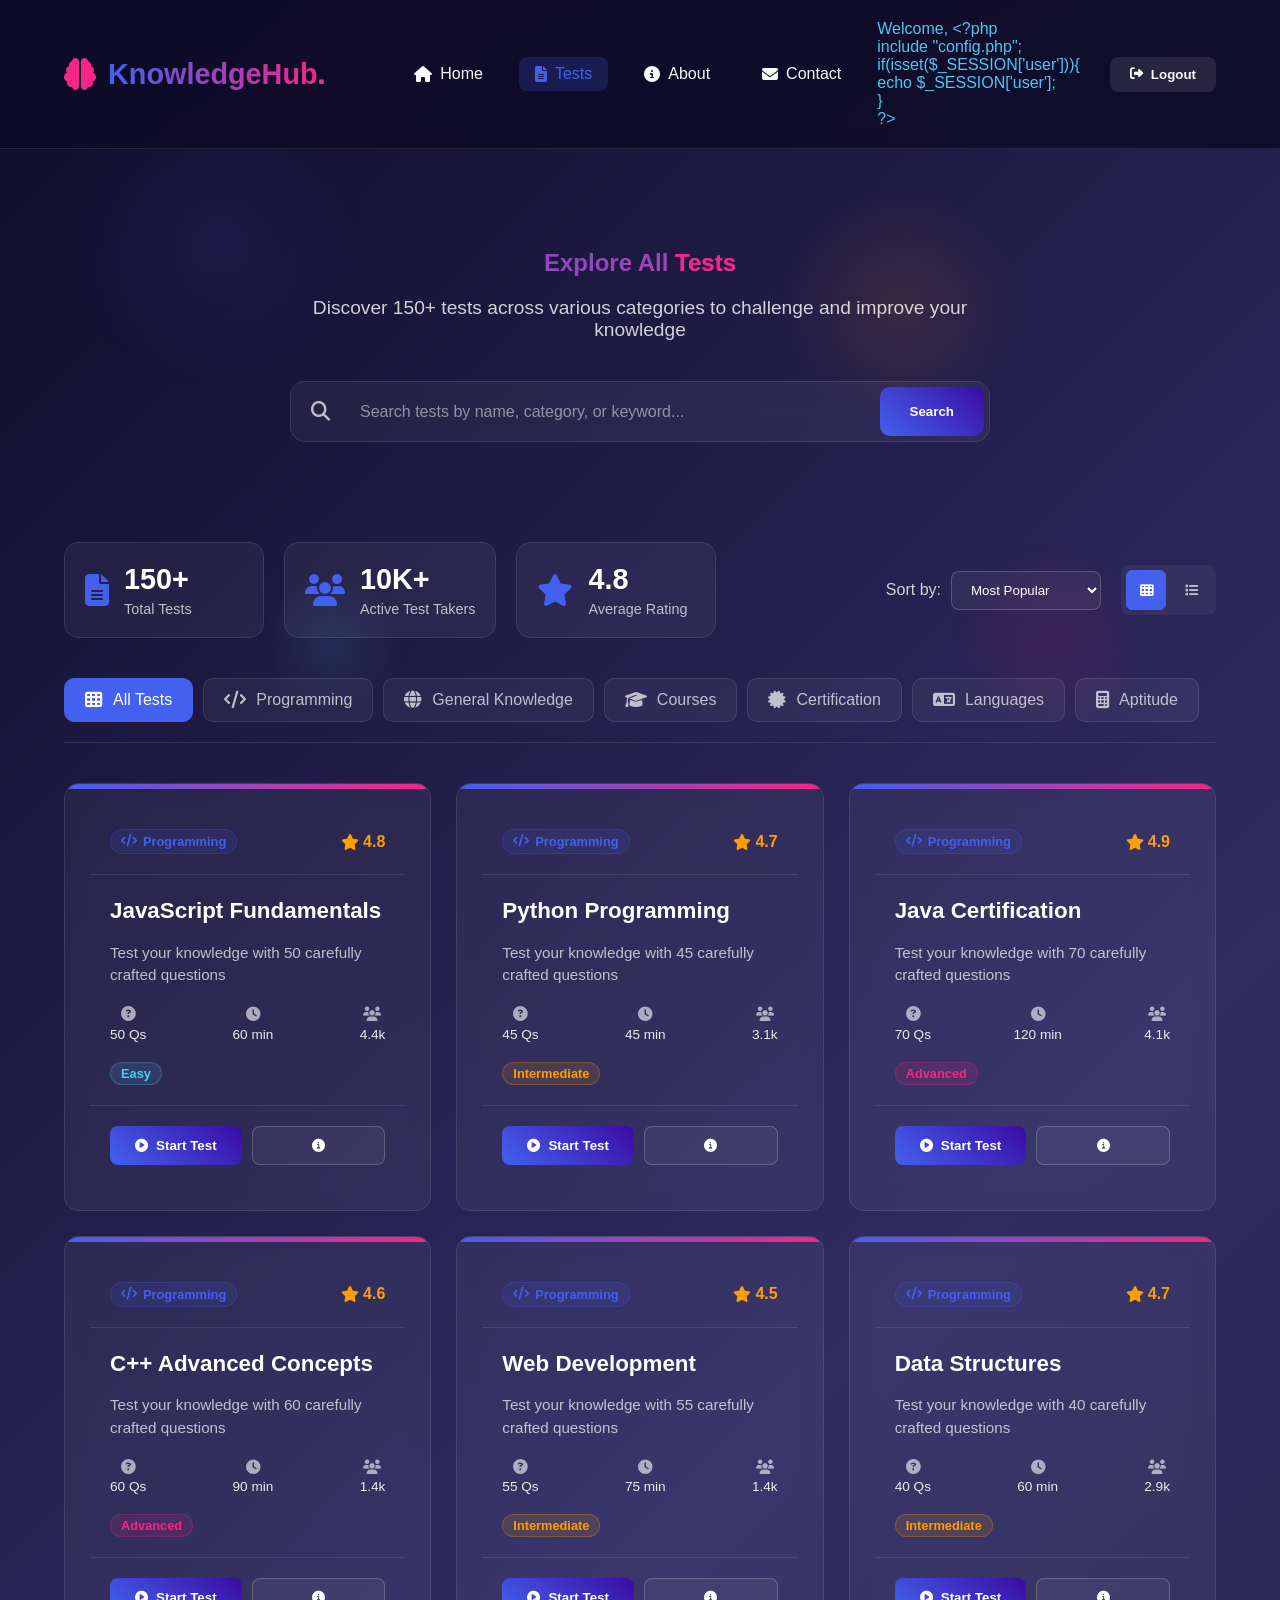
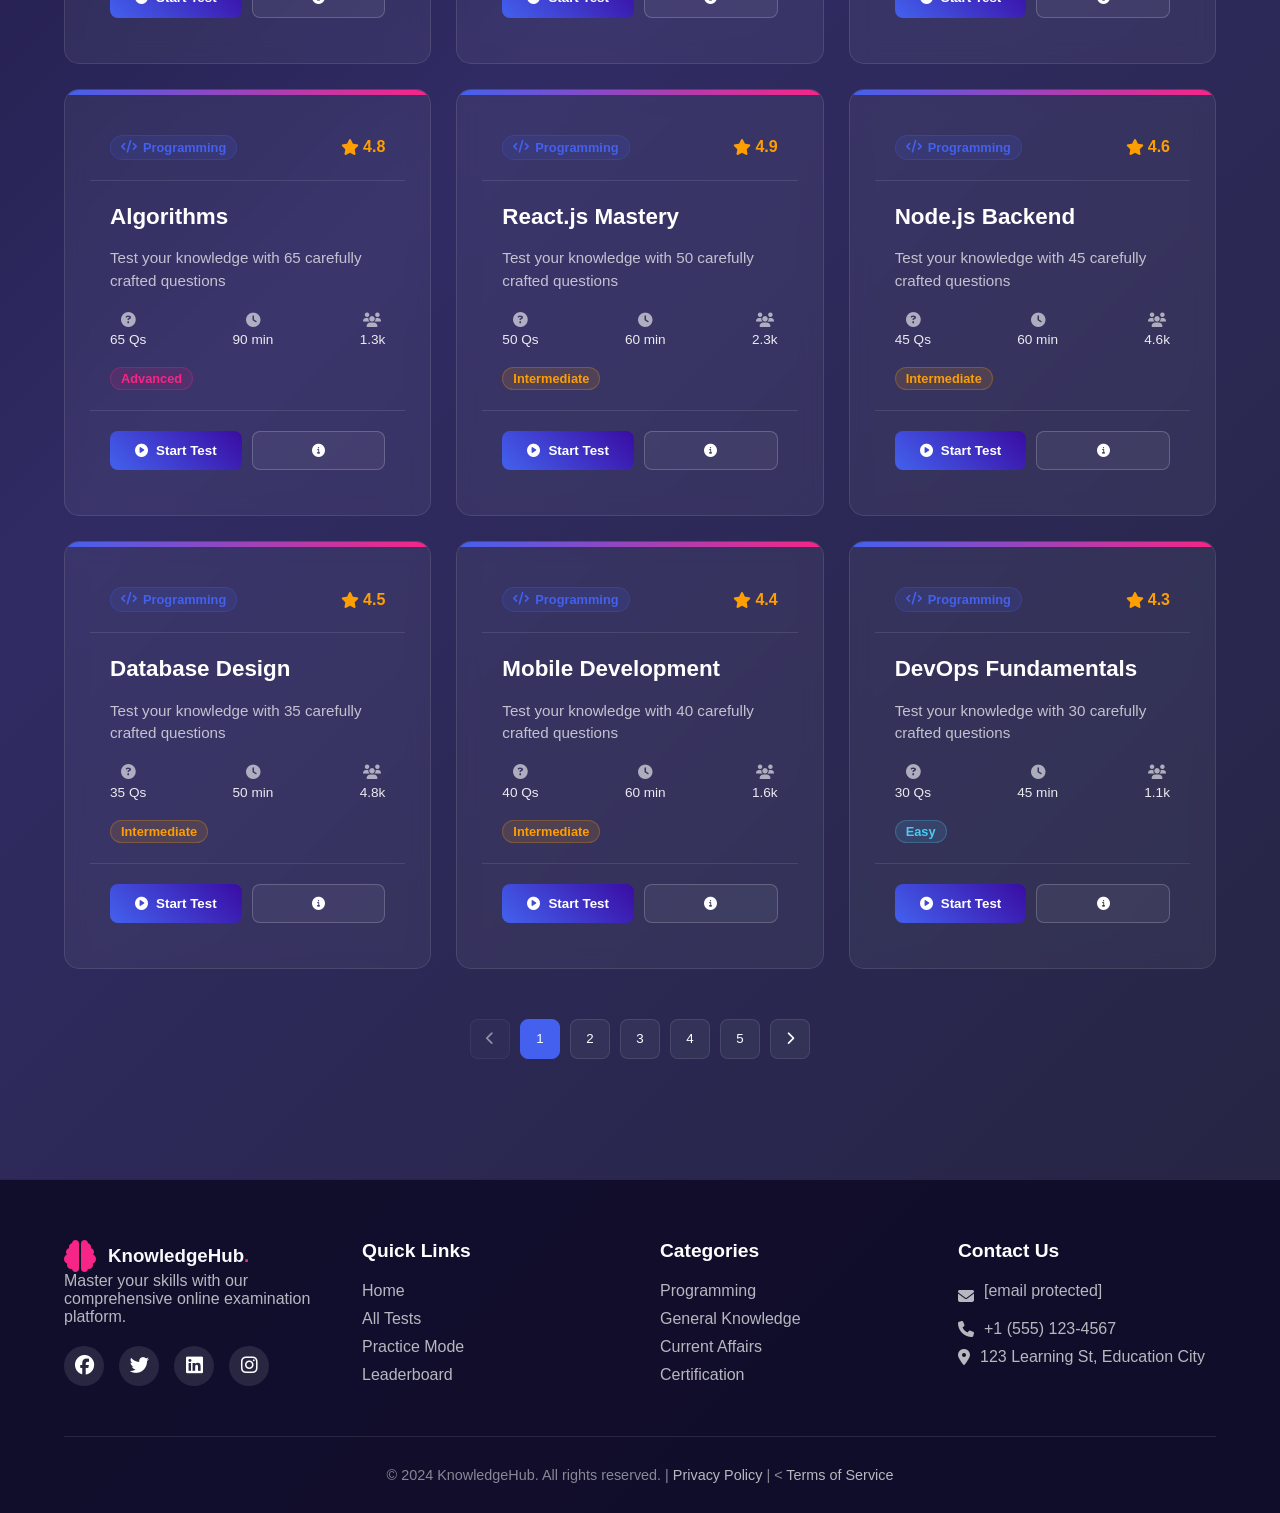
<file: tests.html>
<!DOCTYPE html>
<html lang="en">
<head>
    <meta charset="UTF-8">
    <meta name="viewport" content="width=device-width, initial-scale=1.0">
    <title>All Tests - KnowledgeHub</title>
    <link rel="stylesheet" href="css/style.css">
    <link rel="stylesheet" href="https://cdnjs.cloudflare.com/ajax/libs/font-awesome/6.4.0/css/all.min.css">
</head>
<body>
    <!-- Animated Background Elements -->
    <div class="bg-animation">
        <div class="floating-shape shape1"></div>
        <div class="floating-shape shape2"></div>
        <div class="floating-shape shape3"></div>
        <div class="floating-shape shape4"></div>
        <div class="particles-container"></div>
    </div>

    <header>
        <div class="logo-container">
            <i class="fas fa-brain logo-icon"></i>
            <h2>KnowledgeHub<span class="logo-dot">.</span></h2>
        </div>
        <nav>
            <a href="index.html" class="nav-link"><i class="fas fa-home"></i> Home</a>
            <a href="tests.html" class="nav-link active"><i class="fas fa-file-alt"></i> Tests</a>
            <a href="about.html" class="nav-link"><i class="fas fa-info-circle"></i> About</a>
            <a href="contact.html" class="nav-link"><i class="fas fa-envelope"></i> Contact</a>
            <span id="user" class="user-welcome"></span>
            <button class="btn btn-login" onclick="openLogin()"><i class="fas fa-sign-in-alt"></i> Login</button>
            <button class="btn btn-register" onclick="openRegister()"><i class="fas fa-user-plus"></i> Register</button>
            <button class="btn btn-logout" onclick="logout()" id="logoutBtn" style="display:none;"><i class="fas fa-sign-out-alt"></i> Logout</button>
        </nav>
        <div class="mobile-menu-btn">
            <i class="fas fa-bars"></i>
        </div>
    </header>

    <section class="tests-hero">
        <div class="tests-hero-content">
            <h1 class="animate-text">Explore All <span class="highlight">Tests</span></h1>
            <p class="tests-subtitle">Discover 150+ tests across various categories to challenge and improve your knowledge</p>
            <div class="search-container">
                <div class="search-box">
                    <i class="fas fa-search"></i>
                    <input type="text" id="searchInput" placeholder="Search tests by name, category, or keyword...">
                    <button class="search-btn" onclick="searchTests()">Search</button>
                </div>
            </div>
        </div>
    </section>

    <section class="all-tests-section">
        <div class="tests-container">
            <div class="tests-header">
                <div class="tests-stats">
                    <div class="stat-card">
                        <i class="fas fa-file-alt"></i>
                        <div>
                            <h3 id="totalTests">150+</h3>
                            <p>Total Tests</p>
                        </div>
                    </div>
                    <div class="stat-card">
                        <i class="fas fa-users"></i>
                        <div>
                            <h3>10K+</h3>
                            <p>Active Test Takers</p>
                        </div>
                    </div>
                    <div class="stat-card">
                        <i class="fas fa-star"></i>
                        <div>
                            <h3>4.8</h3>
                            <p>Average Rating</p>
                        </div>
                    </div>
                </div>
                
                <div class="tests-controls">
                    <div class="sort-control">
                        <label for="sortSelect">Sort by:</label>
                        <select id="sortSelect" onchange="sortTests()">
                            <option value="popular">Most Popular</option>
                            <option value="newest">Newest First</option>
                            <option value="name">Name (A-Z)</option>
                            <option value="difficulty">Difficulty</option>
                            <option value="duration">Duration</option>
                        </select>
                    </div>
                    
                    <div class="view-control">
                        <button class="view-btn active" onclick="changeView('grid')"><i class="fas fa-th"></i></button>
                        <button class="view-btn" onclick="changeView('list')"><i class="fas fa-list"></i></button>
                    </div>
                </div>
            </div>
            
            <div class="category-tabs">
                <div class="category-tab active" data-category="all" onclick="filterTestsByCategory('all')">
                    <i class="fas fa-th"></i>
                    <span>All Tests</span>
                </div>
                <div class="category-tab" data-category="programming" onclick="filterTestsByCategory('programming')">
                    <i class="fas fa-code"></i>
                    <span>Programming</span>
                </div>
                <div class="category-tab" data-category="gk" onclick="filterTestsByCategory('gk')">
                    <i class="fas fa-globe"></i>
                    <span>General Knowledge</span>
                </div>
                <div class="category-tab" data-category="courses" onclick="filterTestsByCategory('courses')">
                    <i class="fas fa-graduation-cap"></i>
                    <span>Courses</span>
                </div>
                <div class="category-tab" data-category="certification" onclick="filterTestsByCategory('certification')">
                    <i class="fas fa-certificate"></i>
                    <span>Certification</span>
                </div>
                <div class="category-tab" data-category="language" onclick="filterTestsByCategory('language')">
                    <i class="fas fa-language"></i>
                    <span>Languages</span>
                </div>
                <div class="category-tab" data-category="aptitude" onclick="filterTestsByCategory('aptitude')">
                    <i class="fas fa-calculator"></i>
                    <span>Aptitude</span>
                </div>
            </div>
            
            <div class="tests-grid" id="testsGrid">
                <!-- Tests will be loaded dynamically -->
            </div>
            
            <div class="pagination" id="pagination">
                <!-- Pagination will be loaded dynamically -->
            </div>
        </div>
    </section>

    <!-- Include the same popups from index.html -->
    <!-- LOGIN POPUP -->
    <div class="popup-overlay" id="loginOverlay">
        <div class="popup-container" id="login">
            <div class="popup-header">
                <h3><i class="fas fa-sign-in-alt"></i> Login to KnowledgeHub</h3>
                <button class="close-popup" onclick="closeAll()">&times;</button>
            </div>
            <div class="popup-body">
                <div class="input-group">
                    <i class="fas fa-envelope"></i>
                    <input type="email" id="lemail" placeholder="Email Address" required>
                </div>
                <div class="input-group">
                    <i class="fas fa-lock"></i>
                    <input type="password" id="lpass" placeholder="Password" required>
                    <i class="fas fa-eye toggle-password" onclick="togglePassword('lpass')"></i>
                </div>
                <div class="popup-options">
                    <label>
                        <input type="checkbox"> Remember me
                    </label>
                    <a href="#" class="forgot-link">Forgot Password?</a>
                </div>
                <button class="popup-btn primary-btn" onclick="login()">Login Now</button>
                <div class="popup-divider">
                    <span>Or continue with</span>
                </div>
                <div class="social-login">
                    <button class="social-btn google-btn"><i class="fab fa-google"></i> Google</button>
                    <button class="social-btn github-btn"><i class="fab fa-github"></i> GitHub</button>
                </div>
                <p class="popup-footer">Don't have an account? <a href="#" onclick="switchToRegister()">Register here</a></p>
            </div>
        </div>
    </div>

    <!-- REGISTER POPUP -->
    <div class="popup-overlay" id="registerOverlay">
        <div class="popup-container" id="register">
            <div class="popup-header">
                <h3><i class="fas fa-user-plus"></i> Create Account</h3>
                <button class="close-popup" onclick="closeAll()">&times;</button>
            </div>
            <div class="popup-body">
                <div class="input-group">
                    <i class="fas fa-user"></i>
                    <input type="text" id="rname" placeholder="Full Name" required>
                </div>
                <div class="input-group">
                    <i class="fas fa-envelope"></i>
                    <input type="email" id="remail" placeholder="Email Address" required>
                </div>
                <div class="input-group">
                    <i class="fas fa-lock"></i>
                    <input type="password" id="rpass" placeholder="Password (min. 8 characters)" required>
                    <i class="fas fa-eye toggle-password" onclick="togglePassword('rpass')"></i>
                </div>
                <div class="input-group">
                    <i class="fas fa-lock"></i>
                    <input type="password" id="rcpass" placeholder="Confirm Password" required>
                </div>
                <div class="popup-options">
                    <label>
                        <input type="checkbox" required> I agree to the <a href="#">Terms & Conditions</a>
                    </label>
                </div>
                <button class="popup-btn primary-btn" onclick="register()">Create Account</button>
                <p class="popup-footer">Already have an account? <a href="#" onclick="switchToLogin()">Login here</a></p>
            </div>
        </div>
    </div>

    <footer>
        <div class="footer-content">
            <div class="footer-section">
                <div class="logo-container">
                    <i class="fas fa-brain logo-icon"></i>
                    <h3>KnowledgeHub<span class="logo-dot">.</span></h3>
                </div>
                <p>Master your skills with our comprehensive online examination platform.</p>
                <div class="social-icons">
                    <a href="#"><i class="fab fa-facebook"></i></a>
                    <a href="#"><i class="fab fa-twitter"></i></a>
                    <a href="#"><i class="fab fa-linkedin"></i></a>
                    <a href="#"><i class="fab fa-instagram"></i></a>
                </div>
            </div>
            <div class="footer-section">
                <h4>Quick Links</h4>
                <a href="index.html">Home</a>
                <a href="tests.html">All Tests</a>
                <a href="#">Practice Mode</a>
                <a href="#">Leaderboard</a>
            </div>
            <div class="footer-section">
                <h4>Categories</h4>
                <a href="#" onclick="filterTestsByCategory('programming')">Programming</a>
                <a href="#" onclick="filterTestsByCategory('gk')">General Knowledge</a>
                <a href="#" onclick="filterTestsByCategory('gk')">Current Affairs</a>
                <a href="#" onclick="filterTestsByCategory('certification')">Certification</a>
            </div>
            <div class="footer-section">
                <h4>Contact Us</h4>
                <p><i class="fas fa-envelope"></i> <a href="/cdn-cgi/l/email-protection" class="__cf_email__" data-cfemail="ea999f9a9a85989eaa8184859d868f8e8d8f829f88c4898587">[email&#160;protected]</a></p>
                <p><i class="fas fa-phone"></i> +1 (555) 123-4567</p>
                <p><i class="fas fa-map-marker-alt"></i> 123 Learning St, Education City</p>
            </div>
        </div>
        <div class="footer-bottom">
            <p>&copy; 2024 KnowledgeHub. All rights reserved. | <a href="#">Privacy Policy</a> | <
            <a href="#">Terms of Service</a></p>
        </div>
    </footer>
    <script src="js/tests.js"></script>
</body>
</html>
</file>
<file: css/style.css>
/* Reset and Base Styles */
* {
    margin: 0;
    padding: 0;
    box-sizing: border-box;
    font-family: 'Segoe UI', Tahoma, Geneva, Verdana, sans-serif;
}

:root {
    --primary: #4361ee;
    --secondary: #3a0ca3;
    --accent: #f72585;
    --light: #f8f9fa;
    --dark: #212529;
    --success: #4cc9f0;
    --warning: #ff9e00;
    --danger: #f72585;
    --gray: #6c757d;
    --shadow: 0 10px 30px rgba(0, 0, 0, 0.1);
}

body {
    background: linear-gradient(135deg, #0f0c29, #302b63, #24243e);
    color: var(--light);
    overflow-x: hidden;
    min-height: 100vh;
    position: relative;
}

/* Animated Background */
.bg-animation {
    position: fixed;
    top: 0;
    left: 0;
    width: 100%;
    height: 100%;
    z-index: -1;
    overflow: hidden;
}

.floating-shape {
    position: absolute;
    border-radius: 50%;
    background: rgba(255, 255, 255, 0.05);
    animation: float 15s infinite ease-in-out;
}

.shape1 {
    width: 300px;
    height: 300px;
    top: 10%;
    left: 5%;
    animation-delay: 0s;
    background: radial-gradient(circle, rgba(67, 97, 238, 0.1) 0%, transparent 70%);
}

.shape2 {
    width: 200px;
    height: 200px;
    top: 60%;
    right: 10%;
    animation-delay: 2s;
    background: radial-gradient(circle, rgba(247, 37, 133, 0.1) 0%, transparent 70%);
}

.shape3 {
    width: 150px;
    height: 150px;
    bottom: 20%;
    left: 20%;
    animation-delay: 5s;
    background: radial-gradient(circle, rgba(76, 201, 240, 0.1) 0%, transparent 70%);
}

.shape4 {
    width: 250px;
    height: 250px;
    top: 20%;
    right: 20%;
    animation-delay: 7s;
    background: radial-gradient(circle, rgba(255, 158, 0, 0.1) 0%, transparent 70%);
}

@keyframes float {
    0%, 100% { transform: translateY(0) rotate(0deg); }
    50% { transform: translateY(-20px) rotate(5deg); }
}

/* Header */
header {
    display: flex;
    justify-content: space-between;
    align-items: center;
    padding: 20px 5%;
    background: rgba(15, 12, 41, 0.9);
    backdrop-filter: blur(10px);
    border-bottom: 1px solid rgba(255, 255, 255, 0.1);
    position: sticky;
    top: 0;
    z-index: 1000;
}

.logo-container {
    display: flex;
    align-items: center;
    gap: 12px;
}

.logo-icon {
    font-size: 2rem;
    color: var(--accent);
    animation: pulse 2s infinite;
}

@keyframes pulse {
    0%, 100% { transform: scale(1); }
    50% { transform: scale(1.1); }
}

.logo-container h2 {
    font-size: 1.8rem;
    font-weight: 700;
    background: linear-gradient(to right, var(--primary), var(--accent));
    -webkit-background-clip: text;
    background-clip: text;
    color: transparent;
}

.logo-dot {
    color: var(--accent);
}

nav {
    display: flex;
    align-items: center;
    gap: 20px;
}

.nav-link {
    color: var(--light);
    text-decoration: none;
    font-weight: 500;
    padding: 8px 16px;
    border-radius: 8px;
    transition: all 0.3s;
    display: flex;
    align-items: center;
    gap: 8px;
}

.nav-link:hover, .nav-link.active {
    background: rgba(67, 97, 238, 0.2);
    color: var(--primary);
}

.btn {
    padding: 10px 20px;
    border-radius: 8px;
    font-weight: 600;
    cursor: pointer;
    transition: all 0.3s;
    border: none;
    display: flex;
    align-items: center;
    gap: 8px;
}

.btn-login {
    background: transparent;
    color: var(--light);
    border: 1px solid var(--primary);
}

.btn-login:hover {
    background: var(--primary);
}

.btn-register {
    background: var(--accent);
    color: white;
}

.btn-register:hover {
    background: #e11575;
    transform: translateY(-2px);
}

.btn-logout {
    background: rgba(255, 255, 255, 0.1);
    color: var(--light);
}

.btn-logout:hover {
    background: rgba(255, 255, 255, 0.2);
}

.user-welcome {
    font-weight: 500;
    color: var(--success);
    margin-right: 10px;
}

.mobile-menu-btn {
    display: none;
    font-size: 1.5rem;
    cursor: pointer;
}

/* Hero Section */
.hero {
    display: flex;
    justify-content: space-between;
    align-items: center;
    padding: 80px 5%;
    min-height: 80vh;
}

.hero-content {
    flex: 1;
    max-width: 600px;
}

.hero-title {
    font-size: 3.5rem;
    font-weight: 800;
    margin-bottom: 20px;
    line-height: 1.2;
}

.animate-text {
    background: linear-gradient(90deg, var(--primary), var(--accent), var(--success), var(--warning));
    background-size: 300% 300%;
    -webkit-background-clip: text;
    background-clip: text;
    color: transparent;
    animation: gradient 5s ease infinite;
}

@keyframes gradient {
    0% { background-position: 0% 50%; }
    50% { background-position: 100% 50%; }
    100% { background-position: 0% 50%; }
}

.highlight {
    color: var(--accent);
}

.hero-subtitle {
    font-size: 1.2rem;
    color: rgba(255, 255, 255, 0.8);
    margin-bottom: 30px;
    line-height: 1.6;
}

.stats-container {
    display: flex;
    gap: 30px;
    margin-bottom: 40px;
}

.stat {
    text-align: center;
}

.stat h3 {
    font-size: 2.5rem;
    font-weight: 700;
    color: var(--success);
    margin-bottom: 5px;
}

.stat p {
    color: rgba(255, 255, 255, 0.7);
    font-size: 0.9rem;
}

.btn-hero {
    background: linear-gradient(45deg, var(--primary), var(--secondary));
    color: white;
    padding: 15px 30px;
    font-size: 1.1rem;
    font-weight: 600;
    border: none;
    border-radius: 10px;
    cursor: pointer;
    transition: all 0.3s;
    display: flex;
    align-items: center;
    gap: 10px;
    box-shadow: 0 10px 20px rgba(67, 97, 238, 0.3);
}

.btn-hero:hover {
    transform: translateY(-5px);
    box-shadow: 0 15px 30px rgba(67, 97, 238, 0.4);
}

.hero-visual {
    flex: 1;
    display: flex;
    justify-content: center;
    align-items: center;
}

.floating-card {
    width: 300px;
    height: 300px;
    background: rgba(255, 255, 255, 0.1);
    border-radius: 20px;
    display: flex;
    justify-content: center;
    align-items: center;
    font-size: 8rem;
    color: var(--primary);
    animation: float-card 6s infinite ease-in-out;
    box-shadow: 0 20px 40px rgba(0, 0, 0, 0.2);
    backdrop-filter: blur(10px);
    border: 1px solid rgba(255, 255, 255, 0.1);
}

@keyframes float-card {
    0%, 100% { transform: translateY(0) rotate(0deg); }
    50% { transform: translateY(-20px) rotate(5deg); }
}

/* Tests Section */
.tests-section {
    padding: 80px 5%;
}

.section-title {
    font-size: 2.5rem;
    text-align: center;
    margin-bottom: 15px;
}

.section-subtitle {
    text-align: center;
    color: rgba(255, 255, 255, 0.7);
    margin-bottom: 50px;
    font-size: 1.1rem;
}

.category-filter {
    display: flex;
    justify-content: center;
    gap: 15px;
    margin-bottom: 40px;
    flex-wrap: wrap;
}

.filter-btn {
    padding: 10px 25px;
    background: rgba(255, 255, 255, 0.1);
    color: white;
    border: none;
    border-radius: 50px;
    cursor: pointer;
    transition: all 0.3s;
    font-weight: 500;
}

.filter-btn:hover, .filter-btn.active {
    background: var(--primary);
    transform: translateY(-2px);
}

.tests-grid {
    display: grid;
    grid-template-columns: repeat(auto-fill, minmax(280px, 1fr));
    gap: 30px;
    margin-bottom: 50px;
}

.test-card {
    background: rgba(255, 255, 255, 0.05);
    border-radius: 15px;
    padding: 25px;
    transition: all 0.4s;
    border: 1px solid rgba(255, 255, 255, 0.1);
    position: relative;
    overflow: hidden;
    backdrop-filter: blur(10px);
}

.test-card:hover {
    transform: translateY(-10px);
    box-shadow: 0 20px 40px rgba(0, 0, 0, 0.3);
    border-color: var(--primary);
}

.test-card::before {
    content: '';
    position: absolute;
    top: 0;
    left: 0;
    width: 100%;
    height: 5px;
    background: linear-gradient(90deg, var(--primary), var(--accent));
}

.card-icon {
    font-size: 2.5rem;
    margin-bottom: 20px;
    color: var(--primary);
}

.test-card h3 {
    font-size: 1.4rem;
    margin-bottom: 15px;
    color: white;
}

.test-card p {
    color: rgba(255, 255, 255, 0.7);
    font-size: 0.95rem;
    line-height: 1.5;
    margin-bottom: 20px;
}

.card-meta {
    display: flex;
    justify-content: space-between;
    margin-bottom: 20px;
    font-size: 0.9rem;
    color: rgba(255, 255, 255, 0.6);
}

.card-meta span {
    display: flex;
    align-items: center;
    gap: 5px;
}

.card-btn {
    width: 100%;
    padding: 12px;
    background: rgba(67, 97, 238, 0.2);
    color: var(--primary);
    border: 1px solid var(--primary);
    border-radius: 8px;
    font-weight: 600;
    cursor: pointer;
    transition: all 0.3s;
}

.card-btn:hover {
    background: var(--primary);
    color: white;
}

.difficulty {
    position: absolute;
    top: 20px;
    right: 20px;
    padding: 5px 12px;
    border-radius: 20px;
    font-size: 0.8rem;
    font-weight: 600;
}

.easy {
    background: rgba(76, 201, 240, 0.2);
    color: var(--success);
    border: 1px solid var(--success);
}

.intermediate {
    background: rgba(255, 158, 0, 0.2);
    color: var(--warning);
    border: 1px solid var(--warning);
}

.advanced {
    background: rgba(247, 37, 133, 0.2);
    color: var(--accent);
    border: 1px solid var(--accent);
}

.view-all-container {
    text-align: center;
    margin-top: 40px;
}

.view-all-btn {
    padding: 15px 35px;
    background: transparent;
    color: white;
    border: 2px solid var(--primary);
    border-radius: 10px;
    font-size: 1.1rem;
    font-weight: 600;
    cursor: pointer;
    transition: all 0.3s;
    display: inline-flex;
    align-items: center;
    gap: 10px;
}

.view-all-btn:hover {
    background: var(--primary);
    transform: translateY(-3px);
}

/* Features Section */
.features {
    padding: 80px 5%;
    background: rgba(15, 12, 41, 0.7);
    margin-top: 50px;
    border-radius: 30px;
    margin: 80px 5%;
}

.features-grid {
    display: grid;
    grid-template-columns: repeat(auto-fit, minmax(300px, 1fr));
    gap: 40px;
    margin-top: 50px;
}

.feature-card {
    background: rgba(255, 255, 255, 0.05);
    padding: 30px;
    border-radius: 15px;
    text-align: center;
    transition: all 0.3s;
    border: 1px solid rgba(255, 255, 255, 0.1);
}

.feature-card:hover {
    transform: translateY(-10px);
    border-color: var(--accent);
}

.feature-icon {
    font-size: 3rem;
    color: var(--accent);
    margin-bottom: 20px;
}

.feature-card h3 {
    font-size: 1.5rem;
    margin-bottom: 15px;
    color: white;
}

.feature-card p {
    color: rgba(255, 255, 255, 0.7);
    line-height: 1.6;
}

/* Popup Styles */
.popup-overlay {
    display: none;
    position: fixed;
    top: 0;
    left: 0;
    width: 100%;
    height: 100%;
    background: rgba(0, 0, 0, 0.8);
    z-index: 2000;
    backdrop-filter: blur(5px);
    justify-content: center;
    align-items: center;
}

.popup-container {
    background: rgba(15, 12, 41, 0.95);
    border-radius: 20px;
    width: 100%;
    max-width: 450px;
    overflow: hidden;
    border: 1px solid rgba(255, 255, 255, 0.1);
    box-shadow: 0 30px 60px rgba(0, 0, 0, 0.5);
    animation: popup-appear 0.4s ease-out;
}

@keyframes popup-appear {
    from { opacity: 0; transform: scale(0.9) translateY(20px); }
    to { opacity: 1; transform: scale(1) translateY(0); }
}

.popup-header {
    display: flex;
    justify-content: space-between;
    align-items: center;
    padding: 25px;
    background: rgba(67, 97, 238, 0.1);
    border-bottom: 1px solid rgba(255, 255, 255, 0.1);
}

.popup-header h3 {
    font-size: 1.5rem;
    color: white;
    display: flex;
    align-items: center;
    gap: 10px;
}

.close-popup {
    background: none;
    border: none;
    color: white;
    font-size: 2rem;
    cursor: pointer;
    transition: color 0.3s;
}

.close-popup:hover {
    color: var(--accent);
}

.popup-body {
    padding: 30px;
}

.input-group {
    position: relative;
    margin-bottom: 20px;
}

.input-group i {
    position: absolute;
    left: 15px;
    top: 50%;
    transform: translateY(-50%);
    color: var(--gray);
    z-index: 1;
}

.input-group input {
    width: 100%;
    padding: 15px 15px 15px 45px;
    background: rgba(255, 255, 255, 0.05);
    border: 1px solid rgba(255, 255, 255, 0.2);
    border-radius: 10px;
    color: white;
    font-size: 1rem;
    transition: all 0.3s;
}

.input-group input:focus {
    outline: none;
    border-color: var(--primary);
    background: rgba(255, 255, 255, 0.08);
}

.toggle-password {
    left: auto !important;
    right: 15px;
    cursor: pointer;
}

.popup-options {
    display: flex;
    justify-content: space-between;
    align-items: center;
    margin-bottom: 25px;
    font-size: 0.9rem;
}

.popup-options label {
    display: flex;
    align-items: center;
    gap: 8px;
    color: rgba(255, 255, 255, 0.7);
}

.popup-options input[type="checkbox"] {
    accent-color: var(--primary);
}

.forgot-link {
    color: var(--primary);
    text-decoration: none;
}

.forgot-link:hover {
    text-decoration: underline;
}

.popup-btn {
    width: 100%;
    padding: 15px;
    border-radius: 10px;
    font-weight: 600;
    font-size: 1rem;
    cursor: pointer;
    transition: all 0.3s;
    border: none;
}

.primary-btn {
    background: linear-gradient(45deg, var(--primary), var(--secondary));
    color: white;
}

.primary-btn:hover {
    transform: translateY(-2px);
    box-shadow: 0 10px 20px rgba(67, 97, 238, 0.3);
}

.popup-divider {
    text-align: center;
    margin: 25px 0;
    position: relative;
}

.popup-divider span {
    background: rgba(15, 12, 41, 0.95);
    padding: 0 15px;
    color: rgba(255, 255, 255, 0.5);
    font-size: 0.9rem;
}

.popup-divider::before {
    content: '';
    position: absolute;
    top: 50%;
    left: 0;
    right: 0;
    height: 1px;
    background: rgba(255, 255, 255, 0.1);
    z-index: -1;
}

.social-login {
    display: flex;
    gap: 15px;
    margin-bottom: 25px;
}

.social-btn {
    flex: 1;
    padding: 12px;
    border-radius: 10px;
    border: 1px solid rgba(255, 255, 255, 0.2);
    background: rgba(255, 255, 255, 0.05);
    color: white;
    display: flex;
    justify-content: center;
    align-items: center;
    gap: 10px;
    cursor: pointer;
    transition: all 0.3s;
}

.google-btn:hover {
    background: rgba(219, 68, 55, 0.2);
    border-color: #db4437;
}

.github-btn:hover {
    background: rgba(24, 23, 23, 0.2);
    border-color: #181717;
}

.popup-footer {
    text-align: center;
    color: rgba(255, 255, 255, 0.7);
    font-size: 0.9rem;
    margin-top: 20px;
}

.popup-footer a {
    color: var(--primary);
    text-decoration: none;
    font-weight: 600;
}

.popup-footer a:hover {
    text-decoration: underline;
}

/* Footer */
footer {
    background: rgba(15, 12, 41, 0.9);
    border-top: 1px solid rgba(255, 255, 255, 0.1);
    padding: 60px 5% 30px;
    margin-top: 80px;
}

.footer-content {
    display: grid;
    grid-template-columns: repeat(auto-fit, minmax(200px, 1fr));
    gap: 40px;
    margin-bottom: 40px;
}

.footer-section h4 {
    font-size: 1.2rem;
    margin-bottom: 20px;
    color: white;
}

.footer-section a {
    display: block;
    color: rgba(255, 255, 255, 0.7);
    text-decoration: none;
    margin-bottom: 10px;
    transition: color 0.3s;
}

.footer-section a:hover {
    color: var(--primary);
}

.footer-section p {
    color: rgba(255, 255, 255, 0.7);
    margin-bottom: 10px;
    display: flex;
    align-items: center;
    gap: 10px;
}

.social-icons {
    display: flex;
    gap: 15px;
    margin-top: 20px;
}

.social-icons a {
    display: inline-flex;
    align-items: center;
    justify-content: center;
    width: 40px;
    height: 40px;
    background: rgba(255, 255, 255, 0.1);
    border-radius: 50%;
    color: white;
    font-size: 1.2rem;
    transition: all 0.3s;
}

.social-icons a:hover {
    background: var(--primary);
    transform: translateY(-3px);
}

.footer-bottom {
    text-align: center;
    padding-top: 30px;
    border-top: 1px solid rgba(255, 255, 255, 0.1);
    color: rgba(255, 255, 255, 0.5);
    font-size: 0.9rem;
}

.footer-bottom a {
    color: rgba(255, 255, 255, 0.7);
    text-decoration: none;
}

.footer-bottom a:hover {
    color: var(--primary);
    text-decoration: underline;
}

/* Responsive Design */
@media (max-width: 992px) {
    .hero {
        flex-direction: column;
        text-align: center;
        padding: 60px 5%;
    }
    
    .hero-content {
        margin-bottom: 50px;
    }
    
    .stats-container {
        justify-content: center;
    }
    
    .hero-title {
        font-size: 2.8rem;
    }
}

@media (max-width: 768px) {
    header {
        padding: 15px 5%;
    }
    
    nav {
        display: none;
        position: absolute;
        top: 100%;
        left: 0;
        width: 100%;
        background: rgba(15, 12, 41, 0.95);
        flex-direction: column;
        padding: 20px;
        backdrop-filter: blur(10px);
    }
    
    nav.active {
        display: flex;
    }
    
    .mobile-menu-btn {
        display: block;
    }
    
    .hero-title {
        font-size: 2.3rem;
    }
    
    .section-title {
        font-size: 2rem;
    }
    
    .floating-card {
        width: 200px;
        height: 200px;
        font-size: 5rem;
    }
}

@media (max-width: 576px) {
    .hero-title {
        font-size: 1.8rem;
    }
    
    .hero-subtitle {
        font-size: 1rem;
    }
    
    .stats-container {
        flex-direction: column;
        gap: 20px;
    }
    
    .tests-grid {
        grid-template-columns: 1fr;
    }
    
    .popup-container {
        margin: 0 20px;
    }
}
/* About Page Styles */
.about-hero {
    text-align: center;
    padding: 100px 5% 60px;
}

.about-subtitle {
    font-size: 1.2rem;
    color: rgba(255, 255, 255, 0.8);
    max-width: 600px;
    margin: 20px auto 0;
}

.about-content {
    padding: 40px 5%;
}

.about-container {
    max-width: 1200px;
    margin: 0 auto;
}

.about-section {
    display: grid;
    grid-template-columns: 1fr 1fr;
    gap: 60px;
    align-items: center;
    margin-bottom: 80px;
}

.about-section.reverse {
    direction: rtl;
}

.about-section.reverse > * {
    direction: ltr;
}

.about-text h2 {
    font-size: 2.5rem;
    margin-bottom: 20px;
}

.about-text p {
    color: rgba(255, 255, 255, 0.8);
    line-height: 1.6;
    margin-bottom: 20px;
    font-size: 1.1rem;
}

.image-placeholder {
    width: 100%;
    height: 300px;
    background: rgba(255, 255, 255, 0.05);
    border-radius: 20px;
    display: flex;
    align-items: center;
    justify-content: center;
    font-size: 8rem;
    color: var(--primary);
    border: 1px solid rgba(255, 255, 255, 0.1);
}

.journey-stats {
    display: grid;
    grid-template-columns: repeat(3, 1fr);
    gap: 30px;
    margin-top: 40px;
}

.journey-stat {
    text-align: center;
    background: rgba(255, 255, 255, 0.05);
    padding: 20px;
    border-radius: 15px;
    border: 1px solid rgba(255, 255, 255, 0.1);
}

.journey-stat h3 {
    font-size: 2.5rem;
    color: var(--primary);
    margin-bottom: 5px;
}

.journey-stat p {
    color: rgba(255, 255, 255, 0.7);
    font-size: 0.9rem;
}

.team-section {
    text-align: center;
    margin: 100px 0;
}

.team-grid {
    display: grid;
    grid-template-columns: repeat(auto-fit, minmax(250px, 1fr));
    gap: 30px;
    margin-top: 50px;
}

.team-card {
    background: rgba(255, 255, 255, 0.05);
    padding: 30px;
    border-radius: 15px;
    border: 1px solid rgba(255, 255, 255, 0.1);
    transition: transform 0.3s;
}

.team-card:hover {
    transform: translateY(-10px);
    border-color: var(--primary);
}

.team-avatar {
    width: 100px;
    height: 100px;
    background: rgba(67, 97, 238, 0.1);
    border-radius: 50%;
    display: flex;
    align-items: center;
    justify-content: center;
    margin: 0 auto 20px;
    font-size: 2.5rem;
    color: var(--primary);
}

.team-card h3 {
    font-size: 1.4rem;
    margin-bottom: 5px;
}

.team-role {
    color: var(--primary);
    font-weight: 600;
    margin-bottom: 15px;
    font-size: 0.9rem;
}

.team-bio {
    color: rgba(255, 255, 255, 0.7);
    font-size: 0.95rem;
    line-height: 1.5;
    margin-bottom: 20px;
}

.team-social {
    display: flex;
    justify-content: center;
    gap: 15px;
}

.team-social a {
    width: 40px;
    height: 40px;
    background: rgba(255, 255, 255, 0.1);
    border-radius: 50%;
    display: flex;
    align-items: center;
    justify-content: center;
    color: white;
    text-decoration: none;
    transition: all 0.3s;
}

.team-social a:hover {
    background: var(--primary);
    transform: translateY(-3px);
}

.values-section {
    margin: 100px 0;
}

.values-grid {
    display: grid;
    grid-template-columns: repeat(auto-fit, minmax(250px, 1fr));
    gap: 30px;
    margin-top: 50px;
}

.value-card {
    background: rgba(255, 255, 255, 0.05);
    padding: 30px;
    border-radius: 15px;
    border: 1px solid rgba(255, 255, 255, 0.1);
    text-align: center;
    transition: transform 0.3s;
}

.value-card:hover {
    transform: translateY(-10px);
    border-color: var(--accent);
}

.value-icon {
    font-size: 3rem;
    color: var(--accent);
    margin-bottom: 20px;
}

.value-card h3 {
    font-size: 1.4rem;
    margin-bottom: 15px;
}

.value-card p {
    color: rgba(255, 255, 255, 0.7);
    line-height: 1.5;
}

/* Contact Page Styles */
.contact-hero {
    text-align: center;
    padding: 100px 5% 60px;
}

.contact-subtitle {
    font-size: 1.2rem;
    color: rgba(255, 255, 255, 0.8);
    max-width: 600px;
    margin: 20px auto 0;
}

.contact-content {
    padding: 40px 5%;
}

.contact-container {
    max-width: 1200px;
    margin: 0 auto;
}

.contact-info-section {
    display: grid;
    grid-template-columns: 1fr 1fr;
    gap: 60px;
    margin-bottom: 80px;
}

@media (max-width: 992px) {
    .contact-info-section {
        grid-template-columns: 1fr;
    }
}

.contact-info h2 {
    font-size: 2.5rem;
    margin-bottom: 20px;
}

.contact-description {
    color: rgba(255, 255, 255, 0.8);
    line-height: 1.6;
    margin-bottom: 40px;
    font-size: 1.1rem;
}

.contact-methods {
    display: flex;
    flex-direction: column;
    gap: 25px;
    margin-bottom: 40px;
}

.contact-method {
    display: flex;
    gap: 20px;
    align-items: flex-start;
}

.method-icon {
    width: 60px;
    height: 60px;
    background: rgba(67, 97, 238, 0.1);
    border-radius: 15px;
    display: flex;
    align-items: center;
    justify-content: center;
    font-size: 1.5rem;
    color: var(--primary);
    flex-shrink: 0;
}

.method-details h3 {
    font-size: 1.2rem;
    margin-bottom: 5px;
}

.method-details p {
    color: white;
    margin-bottom: 2px;
}

.method-note {
    color: rgba(255, 255, 255, 0.6);
    font-size: 0.9rem;
    margin-top: 5px;
}

.social-contact h3 {
    font-size: 1.5rem;
    margin-bottom: 20px;
}

.social-icons-large {
    display: grid;
    grid-template-columns: repeat(2, 1fr);
    gap: 15px;
}

.social-icon {
    background: rgba(255, 255, 255, 0.05);
    padding: 15px;
    border-radius: 10px;
    display: flex;
    align-items: center;
    gap: 15px;
    color: white;
    text-decoration: none;
    transition: all 0.3s;
    border: 1px solid rgba(255, 255, 255, 0.1);
}

.social-icon:hover {
    background: rgba(67, 97, 238, 0.1);
    border-color: var(--primary);
    transform: translateY(-3px);
}

.social-icon i {
    font-size: 1.2rem;
    width: 30px;
    text-align: center;
}

.contact-form-section h2 {
    font-size: 2.5rem;
    margin-bottom: 30px;
}

.contact-form {
    display: flex;
    flex-direction: column;
    gap: 20px;
}

.form-group {
    display: flex;
    flex-direction: column;
    gap: 8px;
}

.form-group label {
    font-weight: 600;
    color: rgba(255, 255, 255, 0.9);
}

.form-group input,
.form-group select,
.form-group textarea {
    padding: 15px;
    background: rgba(255, 255, 255, 0.05);
    border: 1px solid rgba(255, 255, 255, 0.2);
    border-radius: 10px;
    color: white;
    font-size: 1rem;
    transition: all 0.3s;
}

.form-group input:focus,
.form-group select:focus,
.form-group textarea:focus {
    outline: none;
    border-color: var(--primary);
    background: rgba(255, 255, 255, 0.08);
}

.form-group textarea {
    resize: vertical;
    min-height: 120px;
}

.checkbox-label {
    display: flex;
    align-items: flex-start;
    gap: 10px;
    font-weight: normal;
    color: rgba(255, 255, 255, 0.8);
    font-size: 0.9rem;
    cursor: pointer;
}

.checkbox-label input[type="checkbox"] {
    margin-top: 3px;
    accent-color: var(--primary);
}

.checkbox-label a {
    color: var(--primary);
    text-decoration: none;
}

.checkbox-label a:hover {
    text-decoration: underline;
}

.submit-btn {
    background: linear-gradient(45deg, var(--primary), var(--secondary));
    color: white;
    padding: 15px 30px;
    border: none;
    border-radius: 10px;
    font-size: 1.1rem;
    font-weight: 600;
    cursor: pointer;
    transition: all 0.3s;
    display: flex;
    align-items: center;
    justify-content: center;
    gap: 10px;
    margin-top: 10px;
}

.submit-btn:hover {
    transform: translateY(-2px);
    box-shadow: 0 10px 20px rgba(67, 97, 238, 0.3);
}

.faq-section {
    margin: 80px 0;
}

.faq-container {
    max-width: 800px;
    margin: 40px auto 0;
}

.faq-item {
    background: rgba(255, 255, 255, 0.05);
    border-radius: 10px;
    margin-bottom: 15px;
    border: 1px solid rgba(255, 255, 255, 0.1);
    overflow: hidden;
}

.faq-question {
    padding: 20px;
    display: flex;
    justify-content: space-between;
    align-items: center;
    cursor: pointer;
    transition: background 0.3s;
}

.faq-question:hover {
    background: rgba(255, 255, 255, 0.08);
}

.faq-question h3 {
    font-size: 1.1rem;
    font-weight: 600;
}

.faq-question i {
    transition: transform 0.3s;
    color: var(--primary);
}

.faq-item.active .faq-question i {
    transform: rotate(180deg);
}

.faq-answer {
    padding: 0 20px;
    max-height: 0;
    overflow: hidden;
    transition: max-height 0.3s ease-out, padding 0.3s ease-out;
}

.faq-item.active .faq-answer {
    padding: 0 20px 20px;
    max-height: 500px;
}

.faq-answer p {
    color: rgba(255, 255, 255, 0.8);
    line-height: 1.6;
}

/* Responsive adjustments for about/contact pages */
@media (max-width: 768px) {
    .about-section {
        grid-template-columns: 1fr;
        gap: 40px;
    }
    
    .about-section.reverse {
        direction: ltr;
    }
    
    .journey-stats {
        grid-template-columns: 1fr;
    }
    
    .social-icons-large {
        grid-template-columns: 1fr;
    }
    
    .about-text h2,
    .contact-info h2,
    .contact-form-section h2 {
        font-size: 2rem;
    }
}
/* Tests Page Styles */
.tests-hero {
    text-align: center;
    padding: 100px 5% 60px;
}

.tests-subtitle {
    font-size: 1.2rem;
    color: rgba(255, 255, 255, 0.8);
    max-width: 700px;
    margin: 20px auto 40px;
}

.search-container {
    max-width: 700px;
    margin: 0 auto;
}

.search-box {
    display: flex;
    background: rgba(255, 255, 255, 0.05);
    border-radius: 15px;
    padding: 5px;
    border: 1px solid rgba(255, 255, 255, 0.1);
    backdrop-filter: blur(10px);
}

.search-box i {
    padding: 15px;
    color: rgba(255, 255, 255, 0.7);
    font-size: 1.2rem;
}

.search-box input {
    flex: 1;
    background: transparent;
    border: none;
    padding: 15px;
    color: white;
    font-size: 1rem;
    outline: none;
}

.search-box input::placeholder {
    color: rgba(255, 255, 255, 0.5);
}

.search-btn {
    background: linear-gradient(45deg, var(--primary), var(--secondary));
    color: white;
    border: none;
    padding: 15px 30px;
    border-radius: 10px;
    font-weight: 600;
    cursor: pointer;
    transition: all 0.3s;
}

.search-btn:hover {
    transform: translateY(-2px);
    box-shadow: 0 10px 20px rgba(67, 97, 238, 0.3);
}

.all-tests-section {
    padding: 40px 5%;
}

.tests-container {
    max-width: 1400px;
    margin: 0 auto;
}

.tests-header {
    display: flex;
    justify-content: space-between;
    align-items: center;
    flex-wrap: wrap;
    gap: 30px;
    margin-bottom: 40px;
}

.tests-stats {
    display: flex;
    gap: 20px;
    flex-wrap: wrap;
}

.stat-card {
    display: flex;
    align-items: center;
    gap: 15px;
    background: rgba(255, 255, 255, 0.05);
    padding: 20px;
    border-radius: 15px;
    border: 1px solid rgba(255, 255, 255, 0.1);
    min-width: 200px;
}

.stat-card i {
    font-size: 2rem;
    color: var(--primary);
}

.stat-card h3 {
    font-size: 1.8rem;
    margin-bottom: 5px;
    color: white;
}

.stat-card p {
    color: rgba(255, 255, 255, 0.7);
    font-size: 0.9rem;
}

.tests-controls {
    display: flex;
    gap: 20px;
    align-items: center;
}

.sort-control {
    display: flex;
    align-items: center;
    gap: 10px;
}

.sort-control label {
    color: rgba(255, 255, 255, 0.8);
    font-weight: 500;
}

.sort-control select {
    background: rgba(255, 255, 255, 0.05);
    border: 1px solid rgba(255, 255, 255, 0.2);
    color: white;
    padding: 10px 15px;
    border-radius: 8px;
    outline: none;
    cursor: pointer;
    min-width: 150px;
}

.sort-control select option {
    background: rgba(15, 12, 41, 0.95);
    color: white;
}

.view-control {
    display: flex;
    gap: 5px;
    background: rgba(255, 255, 255, 0.05);
    padding: 5px;
    border-radius: 8px;
}

.view-btn {
    width: 40px;
    height: 40px;
    background: transparent;
    border: 1px solid transparent;
    color: rgba(255, 255, 255, 0.7);
    border-radius: 6px;
    cursor: pointer;
    transition: all 0.3s;
    display: flex;
    align-items: center;
    justify-content: center;
}

.view-btn:hover {
    background: rgba(255, 255, 255, 0.1);
    color: white;
}

.view-btn.active {
    background: var(--primary);
    color: white;
    border-color: var(--primary);
}

.category-tabs {
    display: flex;
    gap: 10px;
    flex-wrap: wrap;
    margin-bottom: 40px;
    padding-bottom: 20px;
    border-bottom: 1px solid rgba(255, 255, 255, 0.1);
}

.category-tab {
    display: flex;
    align-items: center;
    gap: 10px;
    padding: 12px 20px;
    background: rgba(255, 255, 255, 0.05);
    border: 1px solid rgba(255, 255, 255, 0.1);
    border-radius: 10px;
    color: rgba(255, 255, 255, 0.7);
    cursor: pointer;
    transition: all 0.3s;
    font-weight: 500;
}

.category-tab:hover {
    background: rgba(255, 255, 255, 0.1);
    color: white;
}

.category-tab.active {
    background: var(--primary);
    color: white;
    border-color: var(--primary);
}

.category-tab i {
    font-size: 1.1rem;
}

/* Test Cards Grid View */
.tests-grid {
    display: grid;
    grid-template-columns: repeat(auto-fill, minmax(300px, 1fr));
    gap: 25px;
    margin-bottom: 50px;
}

.test-card {
    background: rgba(255, 255, 255, 0.05);
    border-radius: 15px;
    border: 1px solid rgba(255, 255, 255, 0.1);
    overflow: hidden;
    transition: all 0.3s;
    backdrop-filter: blur(10px);
}

.test-card:hover {
    transform: translateY(-10px);
    box-shadow: 0 20px 40px rgba(0, 0, 0, 0.3);
    border-color: var(--primary);
}

.test-card-header {
    display: flex;
    justify-content: space-between;
    align-items: center;
    padding: 20px;
    border-bottom: 1px solid rgba(255, 255, 255, 0.1);
}

.test-category {
    display: flex;
    align-items: center;
    gap: 8px;
    padding: 6px 12px;
    border-radius: 20px;
    font-size: 0.85rem;
    font-weight: 600;
    border: 1px solid;
}

.test-rating {
    display: flex;
    align-items: center;
    gap: 5px;
    color: #ffd700;
    font-weight: 600;
}

.test-card-body {
    padding: 20px;
}

.test-title {
    font-size: 1.3rem;
    margin-bottom: 10px;
    color: white;
    line-height: 1.4;
}

.test-description {
    color: rgba(255, 255, 255, 0.7);
    font-size: 0.95rem;
    line-height: 1.5;
    margin-bottom: 20px;
}

.test-meta {
    display: flex;
    justify-content: space-between;
    margin-bottom: 20px;
}

.meta-item {
    display: flex;
    flex-direction: column;
    align-items: center;
    gap: 5px;
}

.meta-item i {
    color: rgba(255, 255, 255, 0.6);
    font-size: 0.9rem;
}

.meta-item span {
    color: rgba(255, 255, 255, 0.9);
    font-size: 0.85rem;
    font-weight: 500;
}

.test-difficulty {
    margin-bottom: 20px;
}

.difficulty-badge {
    display: inline-block;
    padding: 5px 12px;
    border-radius: 20px;
    font-size: 0.8rem;
    font-weight: 600;
    border: 1px solid;
}

.test-card-footer {
    display: flex;
    gap: 10px;
    padding: 20px;
    border-top: 1px solid rgba(255, 255, 255, 0.1);
}

.start-test-btn, .view-details-btn {
    flex: 1;
    padding: 12px;
    border-radius: 8px;
    font-weight: 600;
    cursor: pointer;
    transition: all 0.3s;
    display: flex;
    align-items: center;
    justify-content: center;
    gap: 8px;
}

.start-test-btn {
    background: linear-gradient(45deg, var(--primary), var(--secondary));
    color: white;
    border: none;
}

.start-test-btn:hover {
    transform: translateY(-2px);
    box-shadow: 0 10px 20px rgba(67, 97, 238, 0.3);
}

.view-details-btn {
    background: rgba(255, 255, 255, 0.05);
    color: white;
    border: 1px solid rgba(255, 255, 255, 0.2);
}

.view-details-btn:hover {
    background: rgba(255, 255, 255, 0.1);
    border-color: rgba(255, 255, 255, 0.3);
}

/* Test List View */
.tests-grid.list-view {
    display: flex;
    flex-direction: column;
    gap: 15px;
}

.test-list-item {
    background: rgba(255, 255, 255, 0.05);
    border-radius: 15px;
    border: 1px solid rgba(255, 255, 255, 0.1);
    padding: 20px;
    transition: all 0.3s;
    backdrop-filter: blur(10px);
}

.test-list-item:hover {
    background: rgba(255, 255, 255, 0.08);
    border-color: var(--primary);
    transform: translateX(5px);
}

.list-item-header {
    display: flex;
    gap: 20px;
    margin-bottom: 20px;
}

.list-category {
    width: 50px;
    height: 50px;
    border-radius: 12px;
    display: flex;
    align-items: center;
    justify-content: center;
    font-size: 1.3rem;
    border: 1px solid;
    flex-shrink: 0;
}

.list-title-section {
    flex: 1;
}

.list-title {
    font-size: 1.3rem;
    margin-bottom: 10px;
    color: white;
}

.list-meta {
    display: flex;
    flex-wrap: wrap;
    gap: 20px;
}

.list-meta-item {
    display: flex;
    align-items: center;
    gap: 6px;
    color: rgba(255, 255, 255, 0.7);
    font-size: 0.9rem;
}

.list-item-body {
    display: flex;
    justify-content: space-between;
    align-items: center;
}

.list-difficulty {
    flex: 1;
}

.list-actions {
    display: flex;
    gap: 10px;
}

/* Pagination */
.pagination {
    display: flex;
    justify-content: center;
    gap: 10px;
    margin-top: 40px;
}

.page-btn {
    width: 40px;
    height: 40px;
    display: flex;
    align-items: center;
    justify-content: center;
    background: rgba(255, 255, 255, 0.05);
    border: 1px solid rgba(255, 255, 255, 0.1);
    border-radius: 8px;
    color: white;
    cursor: pointer;
    transition: all 0.3s;
    font-weight: 500;
}

.page-btn:hover:not(.disabled):not(.active) {
    background: rgba(255, 255, 255, 0.1);
    border-color: rgba(255, 255, 255, 0.2);
}

.page-btn.active {
    background: var(--primary);
    border-color: var(--primary);
    color: white;
}

.page-btn.disabled {
    opacity: 0.5;
    cursor: not-allowed;
}

/* Responsive Design for Tests Page */
@media (max-width: 992px) {
    .tests-header {
        flex-direction: column;
        align-items: flex-start;
    }
    
    .tests-controls {
        width: 100%;
        justify-content: space-between;
    }
    
    .tests-grid {
        grid-template-columns: repeat(auto-fill, minmax(280px, 1fr));
    }
}

@media (max-width: 768px) {
    .stat-card {
        min-width: 150px;
    }
    
    .tests-controls {
        flex-direction: column;
        align-items: flex-start;
        gap: 15px;
    }
    
    .category-tabs {
        overflow-x: auto;
        padding-bottom: 10px;
        flex-wrap: nowrap;
    }
    
    .category-tab {
        white-space: nowrap;
    }
    
    .list-item-header {
        flex-direction: column;
        gap: 15px;
    }
    
    .list-item-body {
        flex-direction: column;
        align-items: flex-start;
        gap: 15px;
    }
    
    .list-actions {
        width: 100%;
    }
    
    .start-test-btn, .view-details-btn {
        width: 100%;
    }
}

@media (max-width: 576px) {
    .tests-grid {
        grid-template-columns: 1fr;
    }
    
    .test-card-footer {
        flex-direction: column;
    }
    
    .search-box {
        flex-direction: column;
        gap: 10px;
        padding: 15px;
    }
    
    .search-box input {
        width: 100%;
    }
}
/* ── Additional styles for list view ─────────────────────── */
.tests-list {
    display: flex;
    flex-direction: column;
    gap: 15px;
}

.tests-list .test-list-item {
    display: flex;
    align-items: center;
    justify-content: space-between;
    flex-wrap: wrap;
    gap: 15px;
    background: rgba(255, 255, 255, 0.05);
    border: 1px solid rgba(255, 255, 255, 0.1);
    border-radius: 12px;
    padding: 18px 22px;
    transition: all 0.3s;
}

.tests-list .test-list-item:hover {
    background: rgba(67, 97, 238, 0.1);
    border-color: rgba(67, 97, 238, 0.3);
    transform: translateX(4px);
}

/* Pulse animation for low-time timer */
@keyframes pulse {
    0%, 100% { opacity: 1; }
    50%       { opacity: 0.4; }
}
</file>
